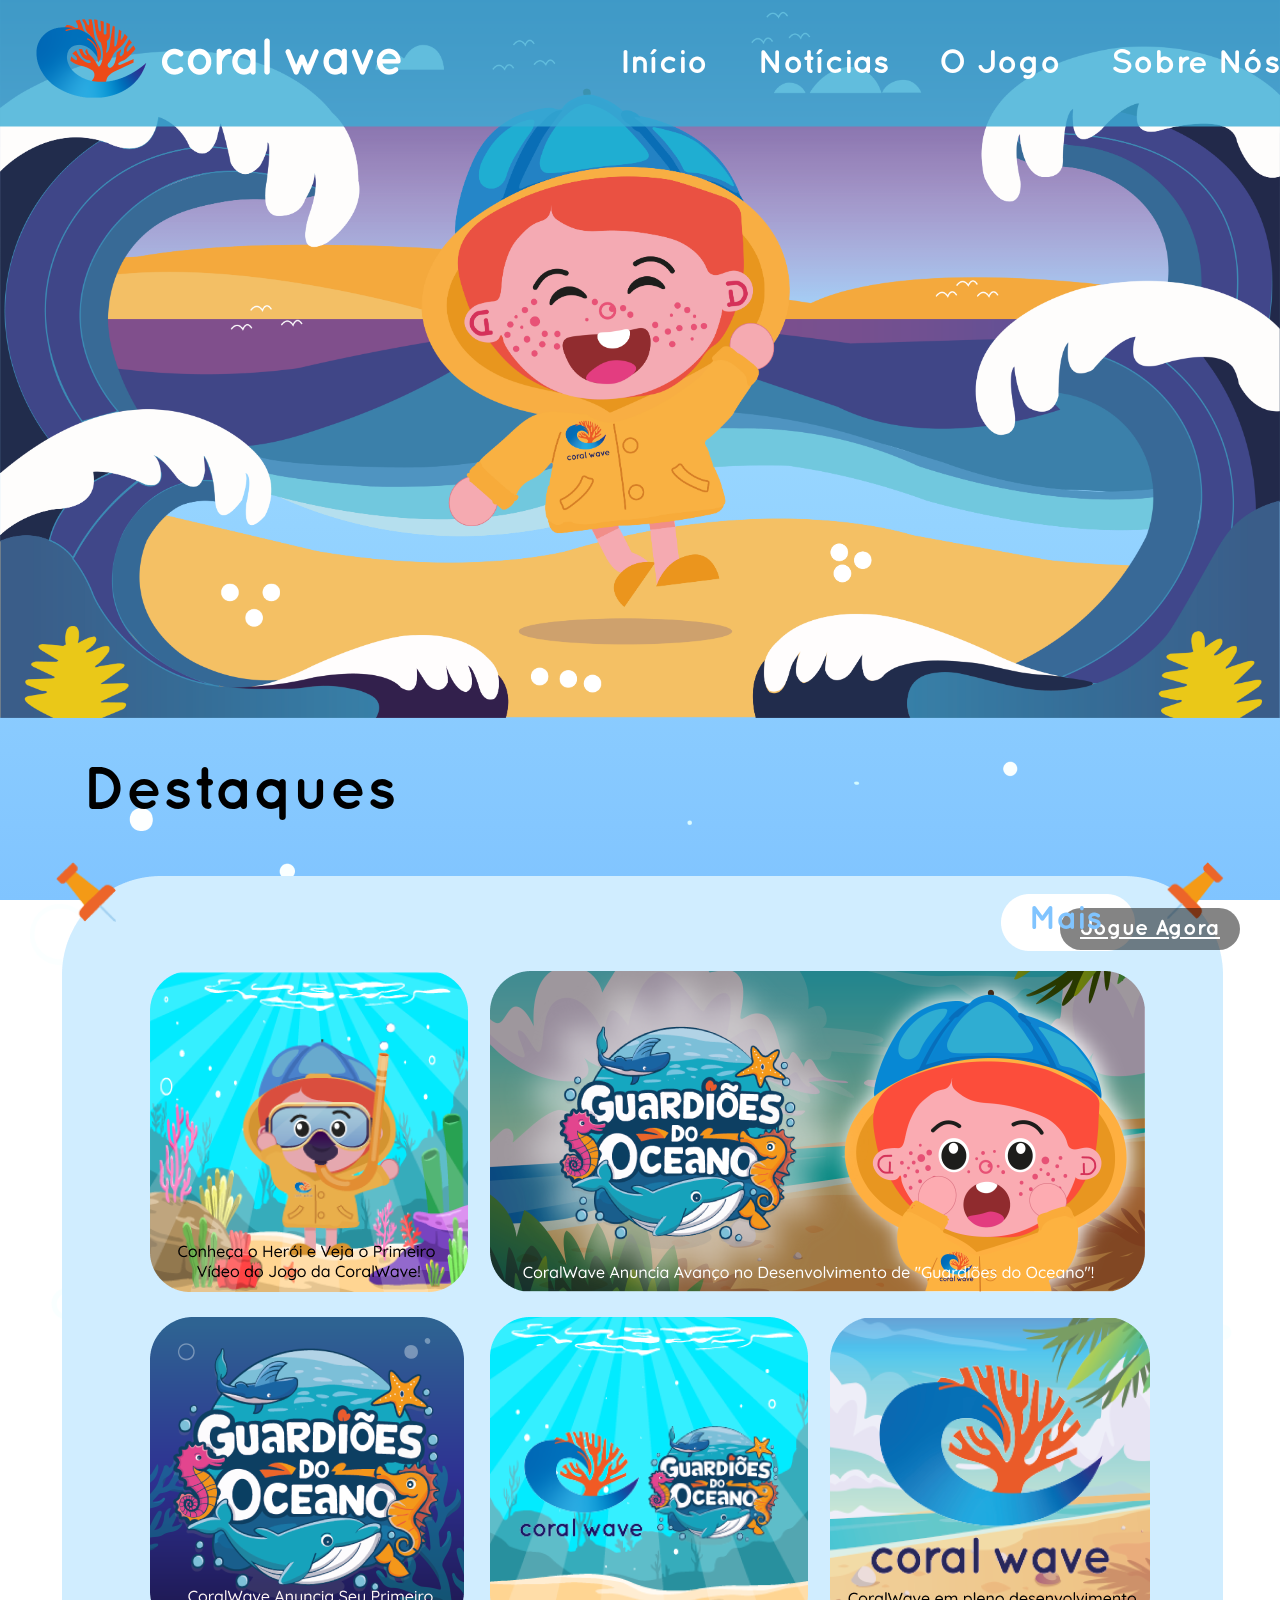
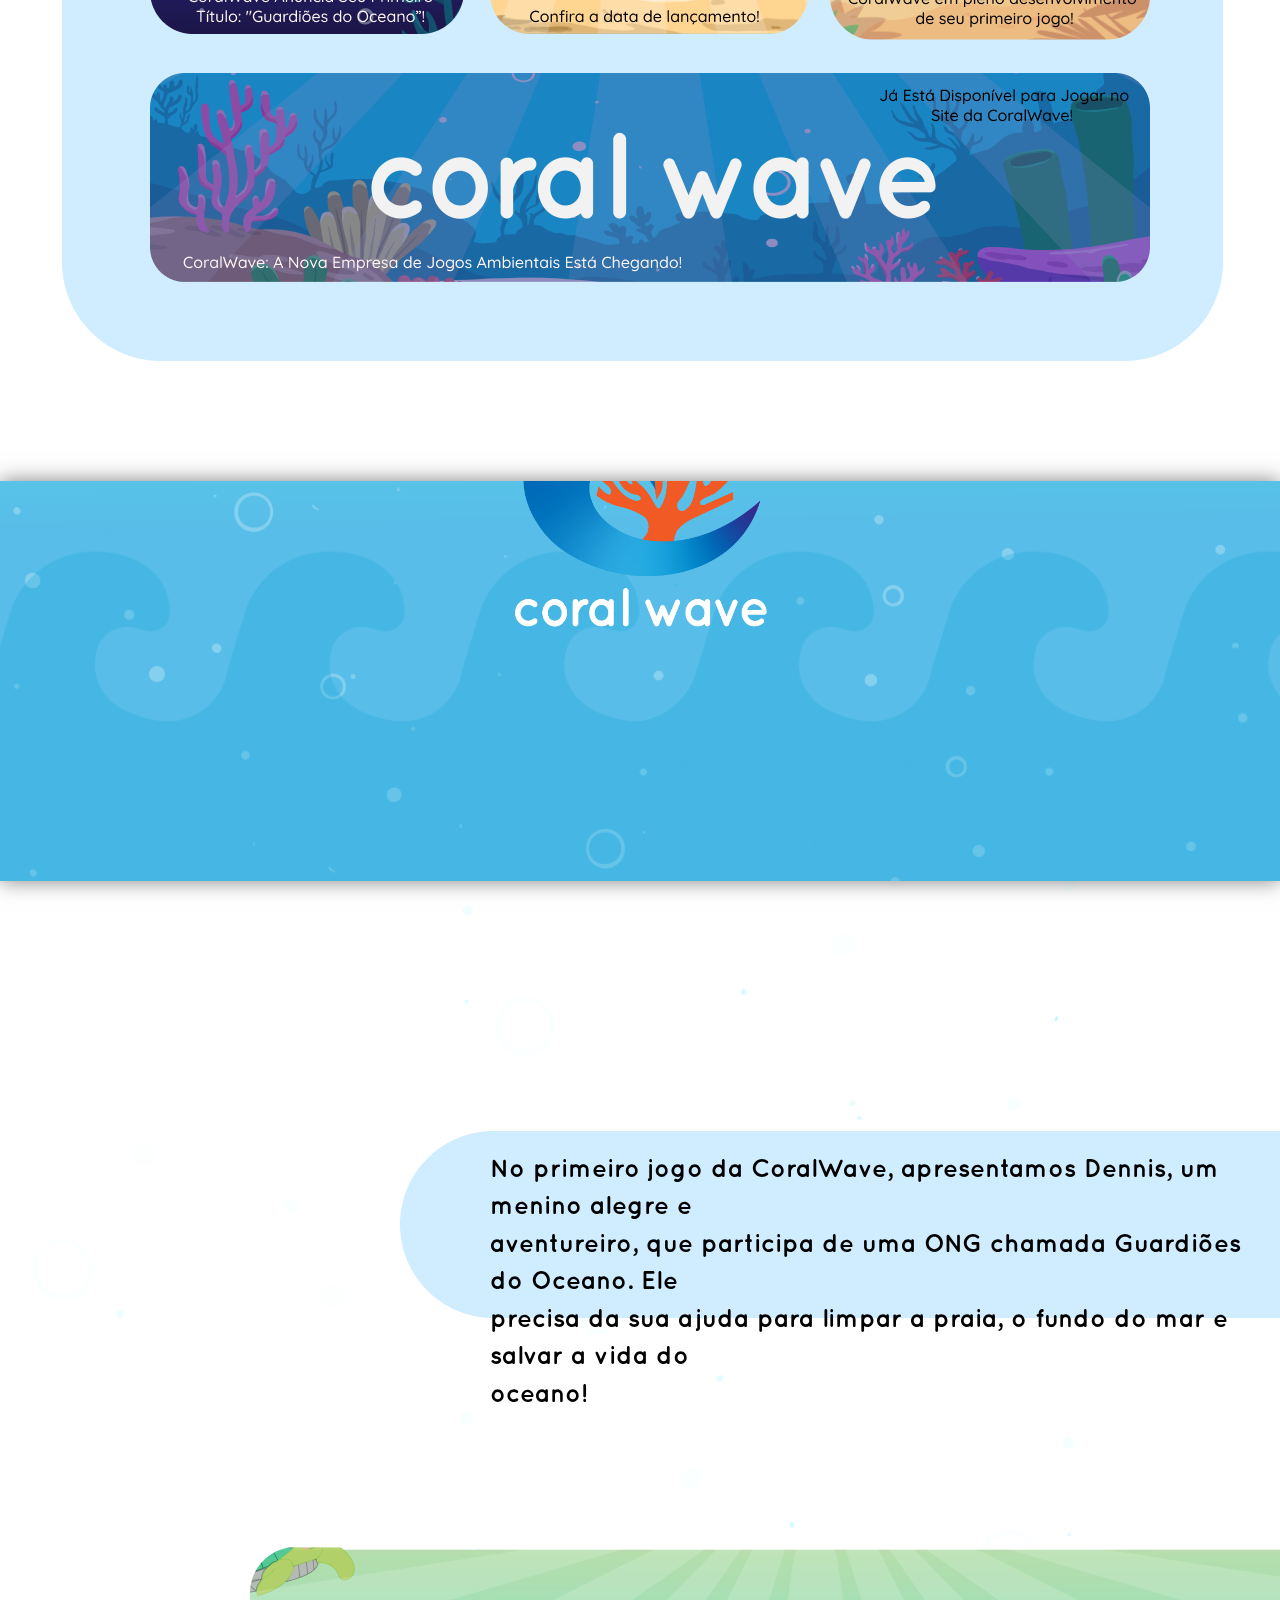
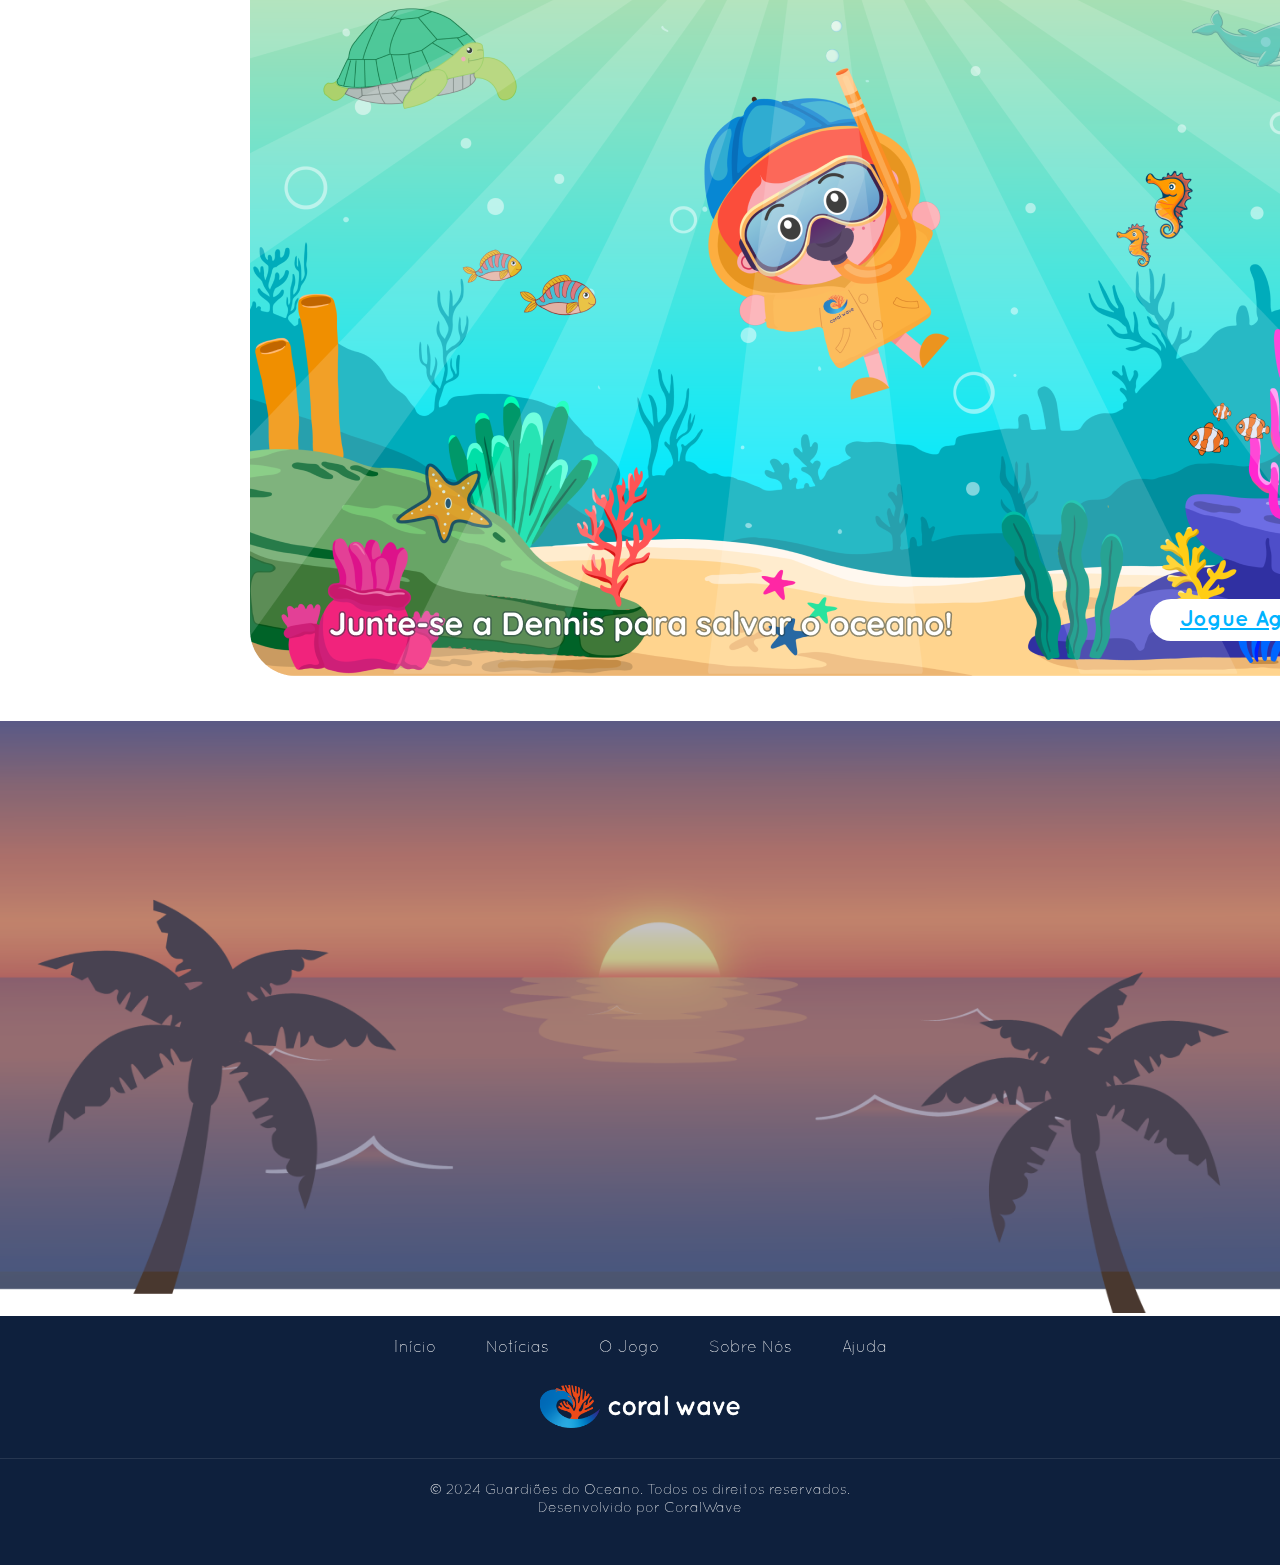
<file: index.html>
<!DOCTYPE html>
<html lang="en">
<head>
    <meta name="viewport" content="width=device-width, initial-scale=1.0">
    <link rel="stylesheet" href="./CSS/style.css">
    <title>Site CoralWave</title>
</head>
<body>
<div id="cabecalho" >
    <img src="./IMG/Group 7.png">
    <button id="menu-toggle" aria-label="Abrir menu">☰</button>
    <div class="menu-items">
    <h3 id="inicio"><a href="./index.html">Início</a></h3>
    <h3 id="noticias"><a href="./noticias.html">Notícias</a></h3>
    <h3 id="jogo"><a href="./ojogo.html">O Jogo</a></h3>
    <h3 id="sobre"><a href="./sobrenós.html">Sobre Nós</a></h3>
    <h3 id="ajuda"><a href="./ajuda.html">Ajuda</a></h3>
</div>
</div>
<div id="imagemp">
    <img id="denis" src="./IMG/Dennis_Principal.png">
    <img id="bolhas" src="./IMG/Group 14.png">
    <a href="./JOGO/index.html" id="jogue-agora">Jogue Agora</button></a>
</div>
<div id="destaques">
    <h1 id="destaq">Destaques</h1>
    <img id="destaques" src="./IMG/Group 8.png">
    <h3 id="mais">Mais</h3>
    <div class="manchetes-container">
        <img class="manchete" id="m1" src="./IMG/Group 8 (1).png" alt="Manchete 1">
        <img class="manchete" id="m2" src="./IMG/Group 9.png" alt="Manchete 2">
        <img class="manchete" id="m3" src="./IMG/Group 10.png" alt="Manchete 3">
        <img class="manchete" id="m4" src="./IMG/Group 11.png" alt="Manchete 4">
        <img class="manchete" id="m5" src="./IMG/Group 12.png" alt="Manchete 5">
        <img class="manchete" id="m6" src="./IMG/Group 13.png" alt="Manchete 6">
        </div>  
</div>
<div class="estatico">
    <div class="estaticor-container">
        <img class="estaticor" src="./IMG/Transição_Oficial.png" alt="Transição">
    </div>
    <img class="logoemp" src="./IMG/LOGOBRANCA_CORALWAVE.png">
</div>
<div class="definicao">
        <img class="escrito" src="./IMG/Rectangle 92.png" alt="Transição">
        <img class="logo" src="./IMG/logoGuardiõesdoOceano.png" alt="Transição">
        <h4 class="texto">No primeiro jogo da CoralWave, apresentamos Dennis, um menino alegre e <br>
            aventureiro, que participa de uma ONG chamada Guardiões do Oceano. Ele <br>
            precisa da sua ajuda para limpar a praia, o fundo do mar e salvar a vida do<br>
             oceano! </h4>
</div>
<div class="game">
    <img class="gamer" src="./IMG/Group 15.png" alt="Transição">
    <a href="JOGO/index.html" id="jogue-agora2">Jogue Agora</button></a>
</div>
<div class="fundop">
    <img class="funde" src="./IMG/Group 16.png" alt="Transição">
    <div class="big-buttons-container">
        <a href="sobrenós.html"><button class="big-button">
            Sobre Nós
            <div class="circle-arrow">
                <span class="arrow">➔</span>
            </div>
        </button></a>
        <a href="ajuda.html"><button class="big-button">
            Ajuda
            <div class="circle-arrow">
                <span class="arrow">➔</span>
            </div>
        </button></a>
    </div>
</div>
<footer class="site-footer">
    <div class="footer-content">
        <div class="footer-section">
            <h4><a href="#denis">Início</a></h4>   
        </div>
        <div class="footer-section">
            <h4><a href="noticias.html">Notícias</a></h4>
        </div>
        <div class="footer-section">
            <h4><a href="ojogo.html">O Jogo</a></h4>
        </div>
        <div class="footer-section">
            <h4><a href="sobrenós.html">Sobre Nós</a></h4>
        </div>
        <div class="footer-section">
            <h4><a href="ajuda.html">Ajuda</a></h4>
        </div>
      
    </div>
    <img src="./IMG/LOGO_RETA_CORALWAVE 3.png">
    <div class="footer-bottom">
        <p>&copy; 2024 Guardiões do Oceano. Todos os direitos reservados.</p>
        <p>Desenvolvido por CoralWave</p>
    </div>
</footer>
<div class="bubbles">
    <div class="bubble"></div>
    <div class="bubble"></div>
    <div class="bubble"></div>
    <div class="bubble"></div>
    <div class="bubble"></div>
    <div class="bubble"></div>
    <div class="bubble"></div>
    <div class="bubble"></div>
    <div class="bubble"></div>
    <div class="bubble"></div>
</div>
<script src="./JS/script.js"></script>
<button id="btnTopo">↑</button>
</body>
</html>
</file>
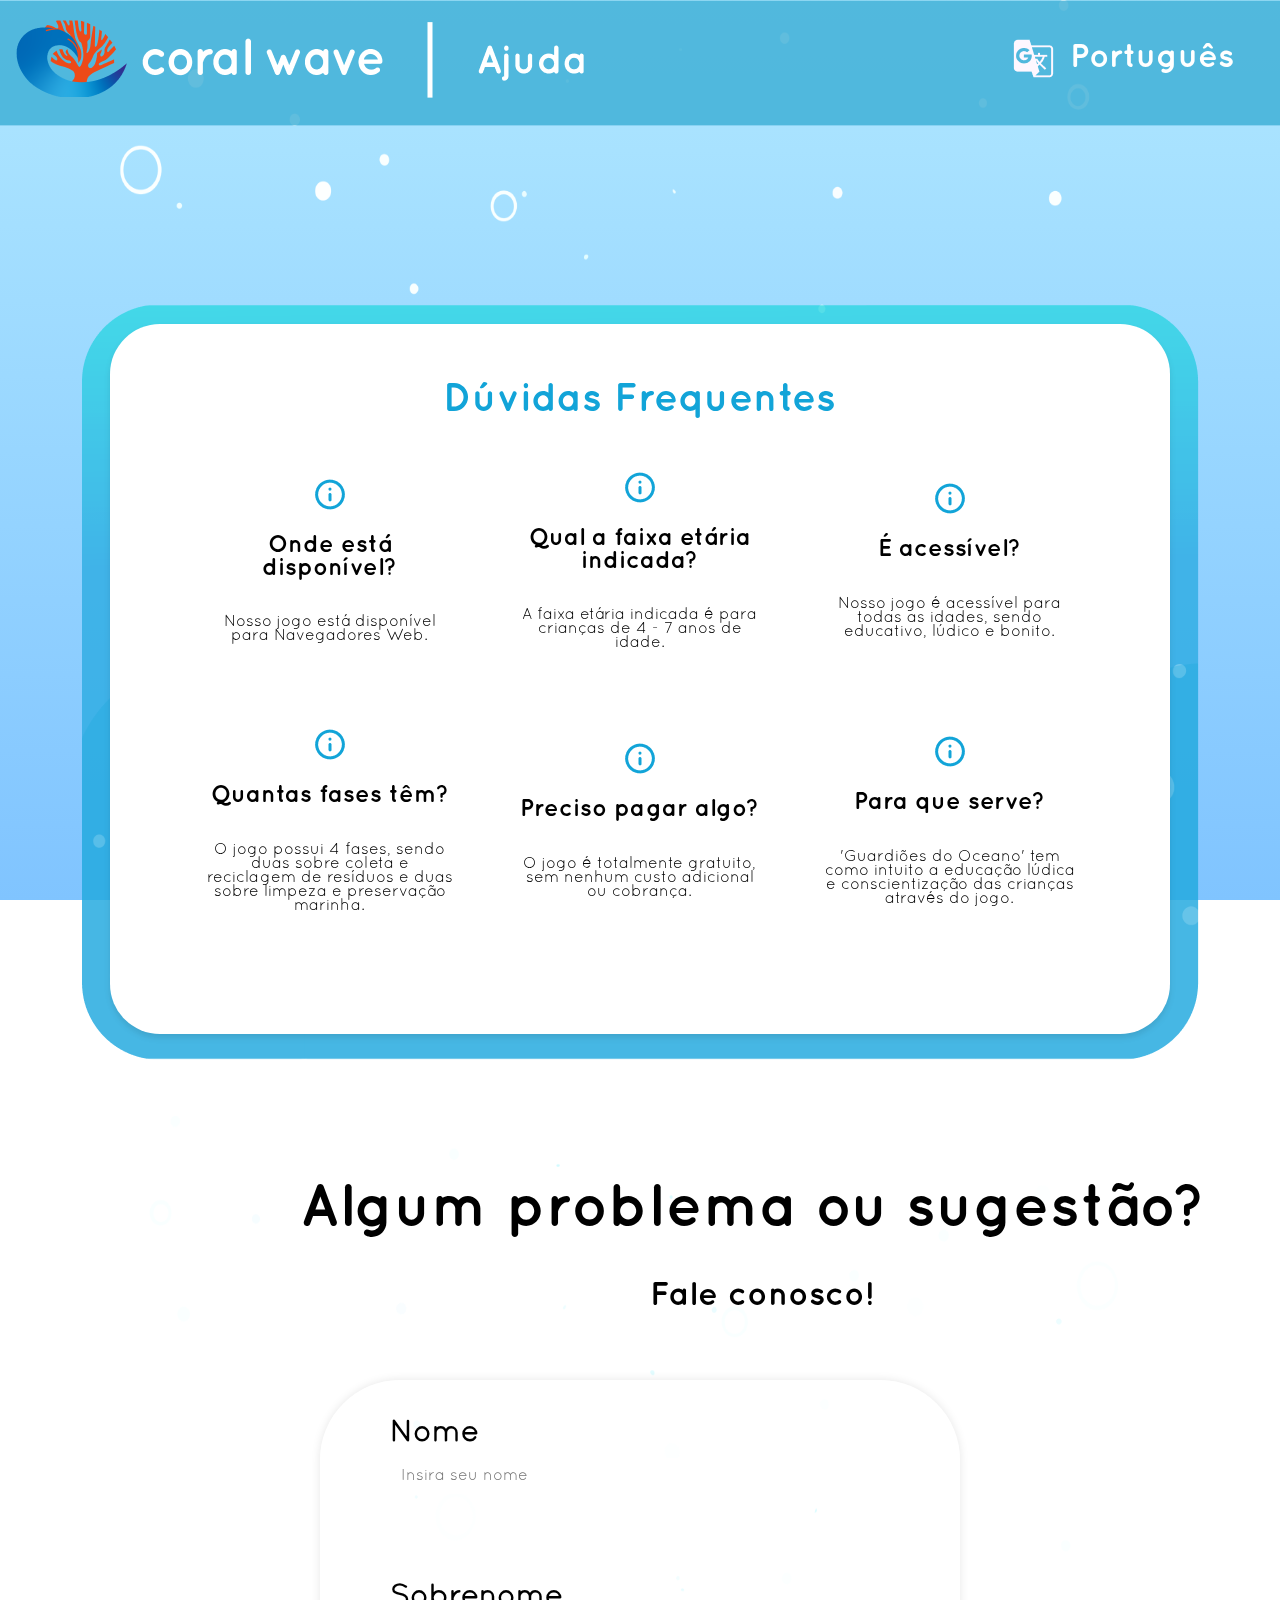
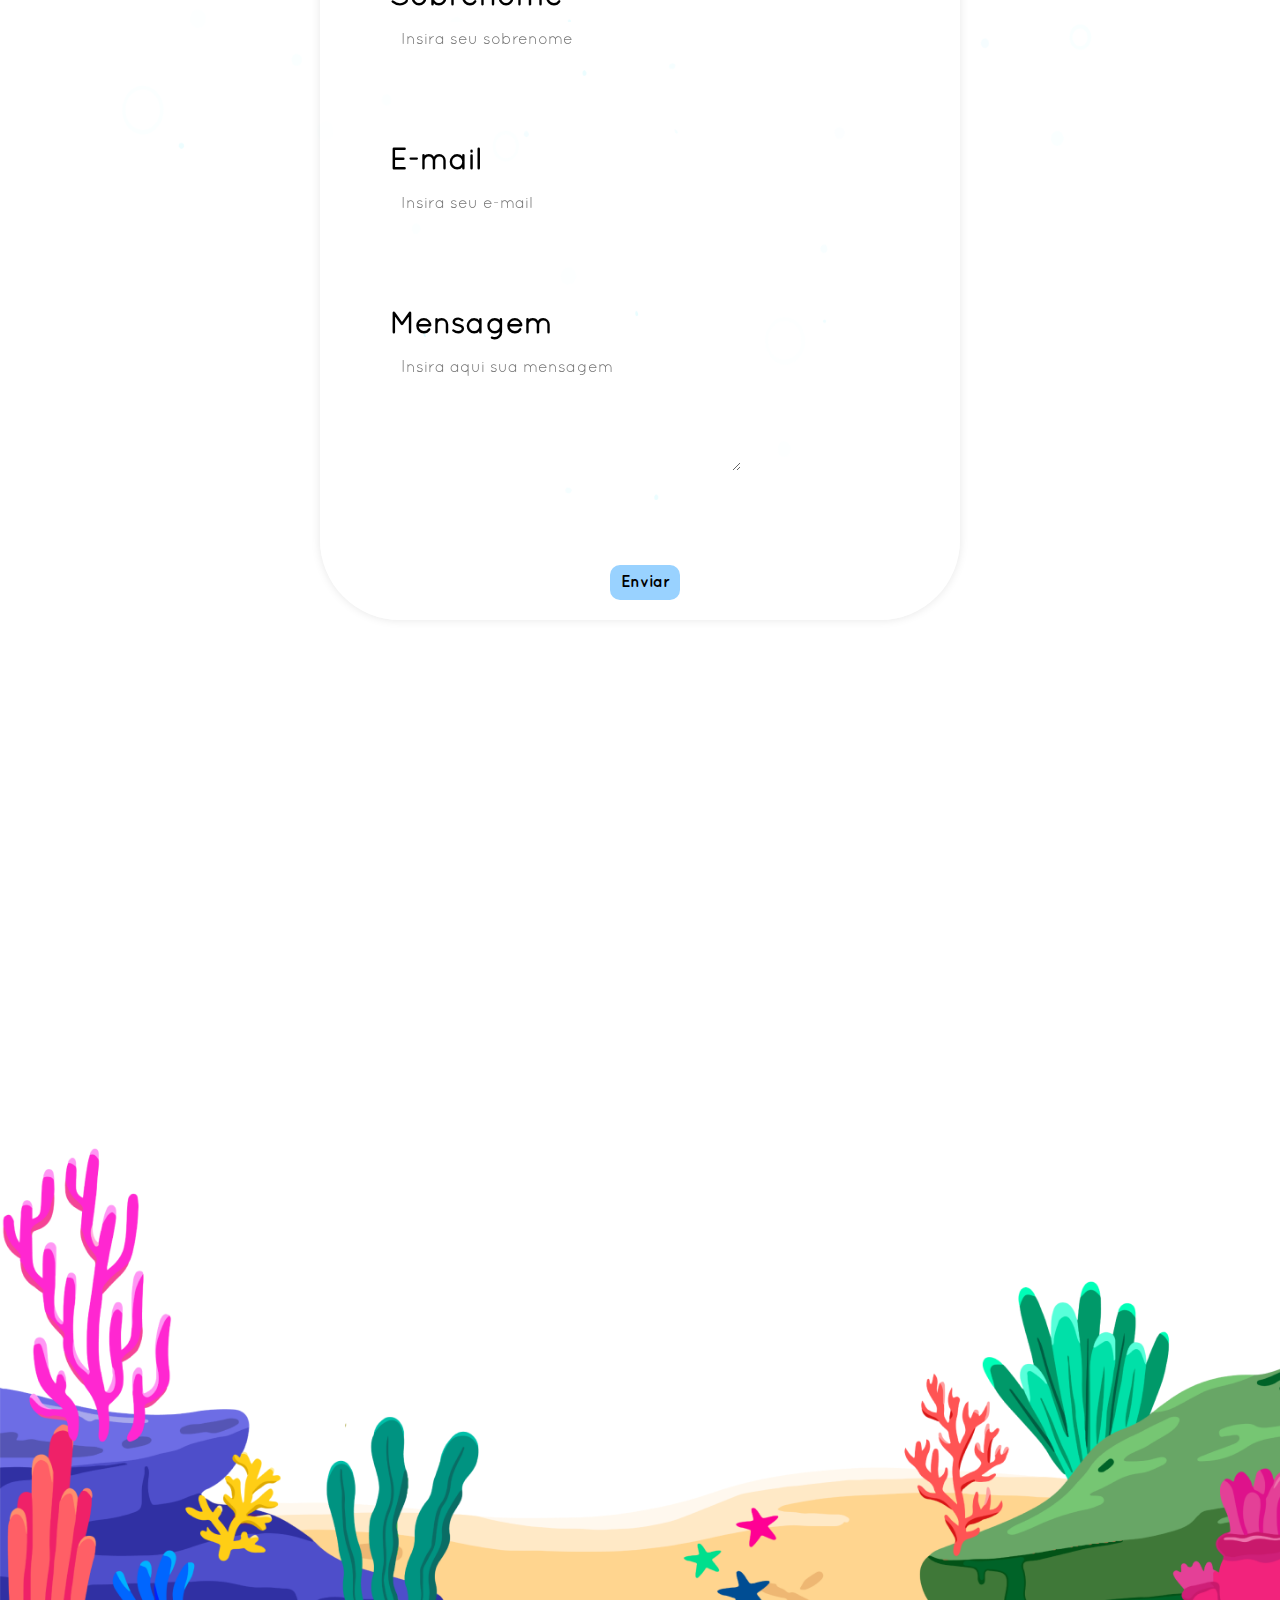
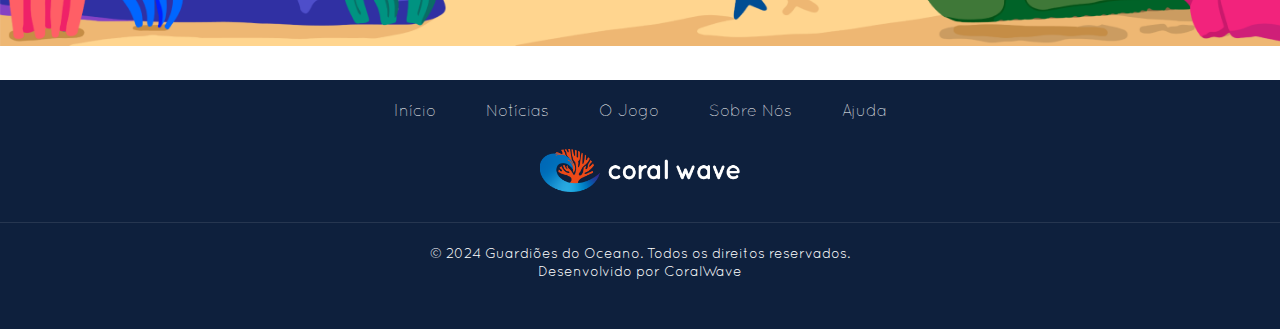
<file: ajuda.html>
<!DOCTYPE html>
<html lang="en">
<head>
    <meta charset="UTF-8">
    <meta name="viewport" content="width=device-width, initial-scale=1.0">
    <link rel="stylesheet" href="./CSS/style5.css">
    <title>Central de Ajuda</title>
</head>
<body>
    <div id="cabecalho" >
        <img src="./IMG/Group 22.png">
        <div class="menu-items">
            <img class="translate" src="./IMG/g_translate.png">
        <h3 class="sobre" id="languageToggle"data-translate="Português">Português</h3>
        <img class="login" src="./IMG/Group 1.png">
        <h3 id="ajuda"data-translate="Login">Login</h3>
    </div>
</div>
<div id="imagemp">
    <img id="denisi" src="./IMG/LOGOBRANCA_CORALWAVE.png">
    <img id="bolhas" src="./IMG/Group 14.png">
</div>
<div id="destaques">
   
    <img id="destaques" src="./IMG/Transição_Oficial 7 (1).png">
    <div class="manchetes-container">
        <div class="info-container">
            <h1 class="main-title" data-translate="Dúvidas Frequentes">Dúvidas Frequentes</h1>
            
            <div class="info-row">
                <div class="info-section">
                    <div class="section-header">
                        <img src="./IMG/info-icon.png" class="info-icon" alt="info">
                        <h2 data-translate="Onde está disponível?">Onde está disponível?</h2>
                    </div>
                    <p class="section-text" data-translate="Nosso jogo está disponível para Navegadores Web.">Nosso jogo está disponível para Navegadores Web.</p>
                </div>
        
                <div class="info-section">
                    <div class="section-header">
                        <img src="./IMG/info-icon.png" class="info-icon" alt="info">
                        <h2 data-translate="Qual a faixa etária indicada?">Qual a faixa etária indicada?</h2>
                    </div>
                    <p class="section-text" data-translate="A faixa etária indicada é para crianças de 4 - 7 anos de idade.">A faixa etária indicada é para crianças de 4 - 7 anos de idade.</p>
                </div>
        
                <div class="info-section">
                    <div class="section-header">
                        <img src="./IMG/info-icon.png" class="info-icon" alt="info">
                        <h2 data-translate="É acessível?">É acessível?</h2>
                    </div>
                    <p class="section-text" data-translate="Nosso jogo é acessível para todas as idades, sendo educativo, lúdico e bonito.">Nosso jogo é acessível para todas as idades, sendo educativo, lúdico e bonito.</p>
                </div>
            </div>
        
            <div class="info-row">
                <div class="info-section">
                    <div class="section-header">
                        <img src="./IMG/info-icon.png" class="info-icon" alt="info">
                        <h2 data-translate="Quantas fases têm?">Quantas fases têm?</h2>
                    </div>
                    <p class="section-text" data-translate="O jogo possui 4 fases, sendo duas sobre coleta e reciclagem de resíduos e duas sobre limpeza e preservação marinha.">O jogo possui 4 fases, sendo duas sobre coleta e reciclagem de resíduos e duas sobre limpeza e preservação marinha.</p>
                </div>
        
                <div class="info-section">
                    <div class="section-header">
                        <img src="./IMG/info-icon.png" class="info-icon" alt="info">
                        <h2 data-translate="Preciso pagar algo?">Preciso pagar algo?</h2>
                    </div>
                    <p class="section-text" data-translate="O jogo é totalmente gratuito, sem nenhum custo adicional ou cobrança.">O jogo é totalmente gratuito, sem nenhum custo adicional ou cobrança.</p>
                </div>
        
                <div class="info-section">
                    <div class="section-header">
                        <img src="./IMG/info-icon.png" class="info-icon" alt="info">
                        <h2 data-translate="Para que serve?">Para que serve?</h2>
                    </div>
                    <p class="section-text" data-translate="'Guardiões do Oceano' tem como intuito a educação lúdica e conscientização das crianças através do jogo.">'Guardiões do Oceano' tem como intuito a educação lúdica e conscientização das crianças através do jogo.</p>
                </div>
            </div>
        </div>
    </div> </div>   
<div class="definicao">
 
        <img class="escrito" src="./IMG/corais 2.png" alt="Transição">
</div>
<h1 id="destaq">Algum problema ou sugestão?</h1>
<h3 id="saque">Fale conosco!</h3>
<div class="espaco-antes-formulario"></div>
<div class="formulario-container">
    
    <form class="formulario-contato">
        <div class="form-group">
            <label for="nome">Nome</label>
            <input type="text" id="nome" name="nome" placeholder="Insira seu nome" required>
        </div>
        <div class="form-group">
            <label for="sobrenome">Sobrenome</label>
            <input type="text" id="sobrenome" name="sobrenome" placeholder="Insira seu sobrenome" required>
        </div>
        <div class="form-group">
            <label for="email">E-mail</label>
            <input type="email" id="email" name="email" placeholder="Insira seu e-mail" required>
        </div>
        <div class="form-group">
            <label for="mensagem">Mensagem</label>
            <textarea id="mensagem" name="mensagem" placeholder="Insira aqui sua mensagem" required></textarea>
        </div>
        <button type="submit" class="btn-enviar">Enviar</button>
    </form>
</div>
<div id="popup" class="popup">
    <div class="popup-content">
        <p>Mensagem enviada com sucesso!</p>
    </div>
</div>
<footer class="site-footer">
    <div class="footer-content">
        <div class="footer-section">
            <h4><a href="./index.html">Início</a></h4>   
        </div>
        <div class="footer-section">
            <h4><a href="./noticias.html">Notícias</a></h4>
        </div>
        <div class="footer-section">
            <h4><a href="./ojogo.html">O Jogo</a></h4>
        </div>
        <div class="footer-section">
            <h4><a href="./sobrenós.html">Sobre Nós</a></h4>
        </div>
        <div class="footer-section">
            <h4><a href="./ajuda.html">Ajuda</a></h4>
        </div>
      
    </div>
    <img src="./IMG/LOGO_RETA_CORALWAVE 3.png">
    <div class="footer-bottom">
        <p>&copy; 2024 Guardiões do Oceano. Todos os direitos reservados.</p>
        <p>Desenvolvido por CoralWave</p>
    </div>
</footer>
<div class="bubbles">
    <div class="bubble"></div>
    <div class="bubble"></div>
    <div class="bubble"></div>
    <div class="bubble"></div>
    <div class="bubble"></div>
    <div class="bubble"></div>
    <div class="bubble"></div>
    <div class="bubble"></div>
    <div class="bubble"></div>
    <div class="bubble"></div>
</div>
<script src="./JS/script.js"></script>
<script src="./JS/translation.js"></script>
<button id="btnTopo">↑</button>
</body>
</html>
</file>
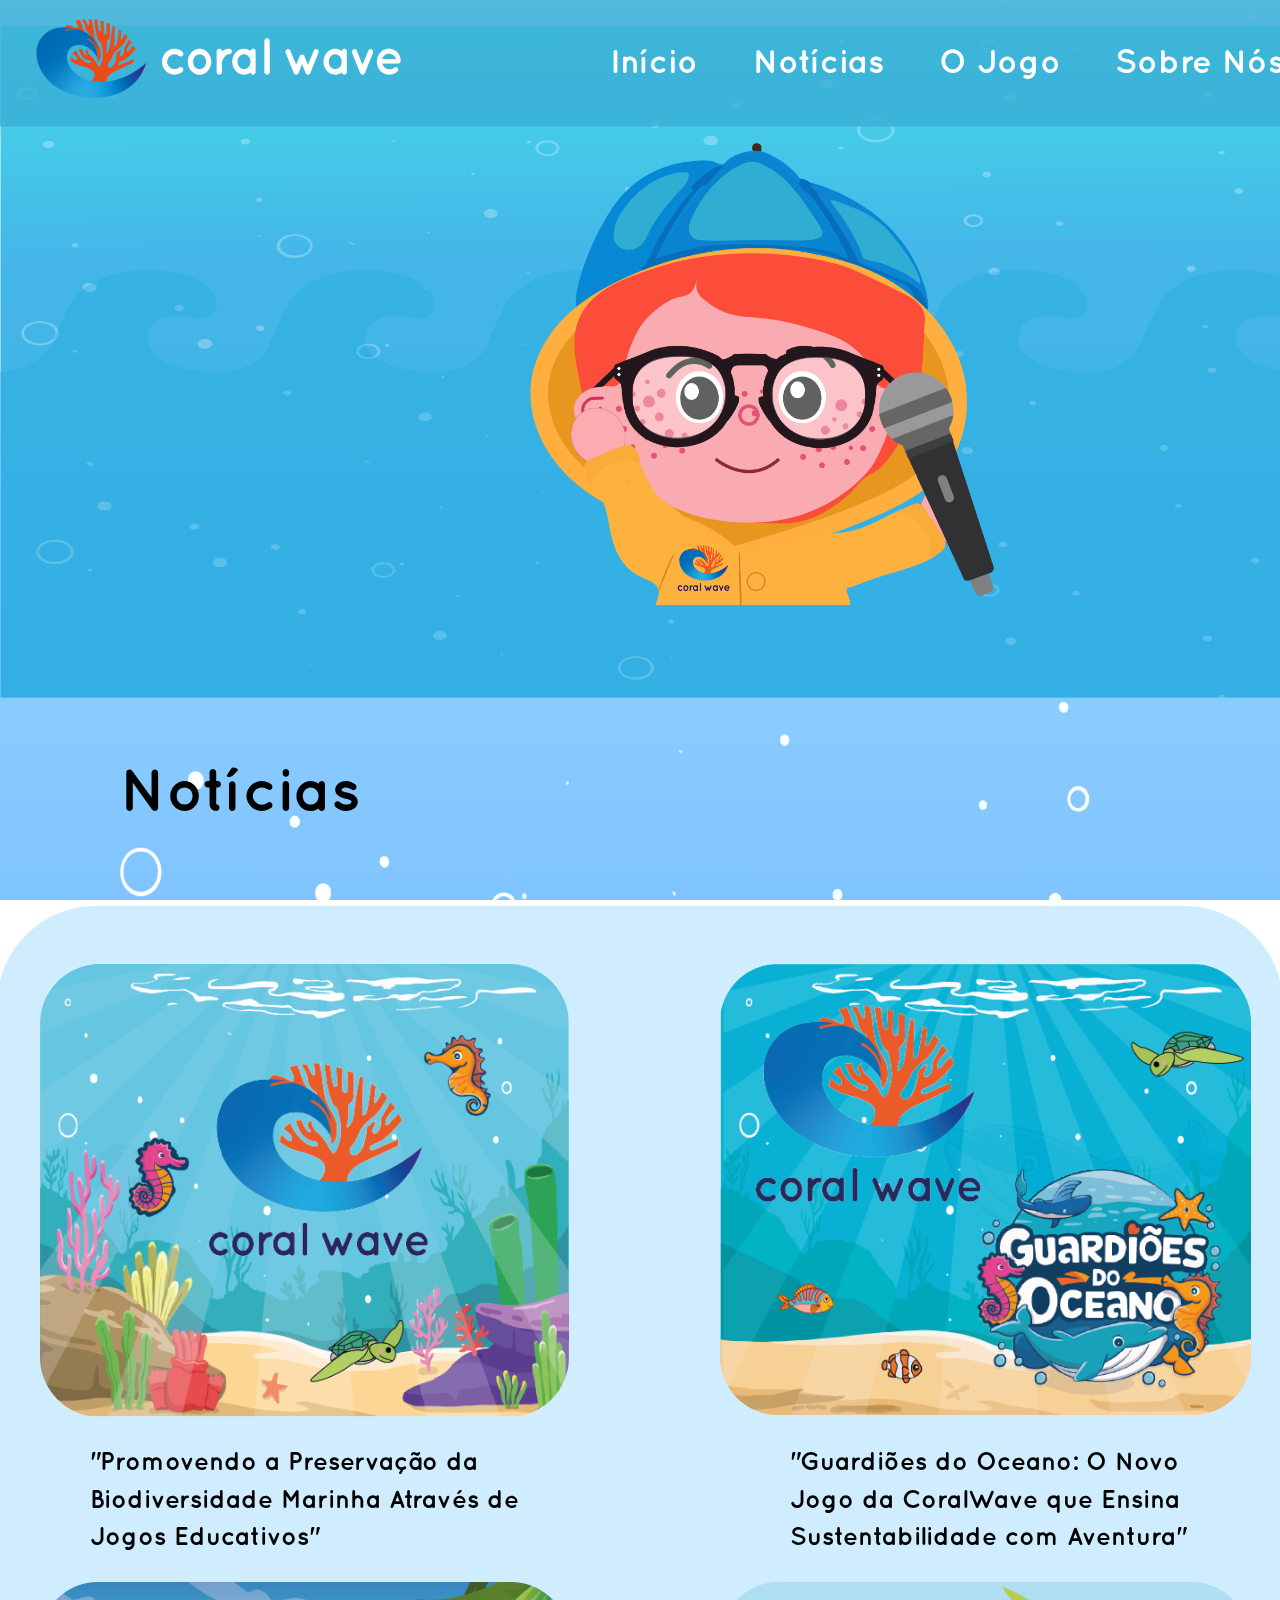
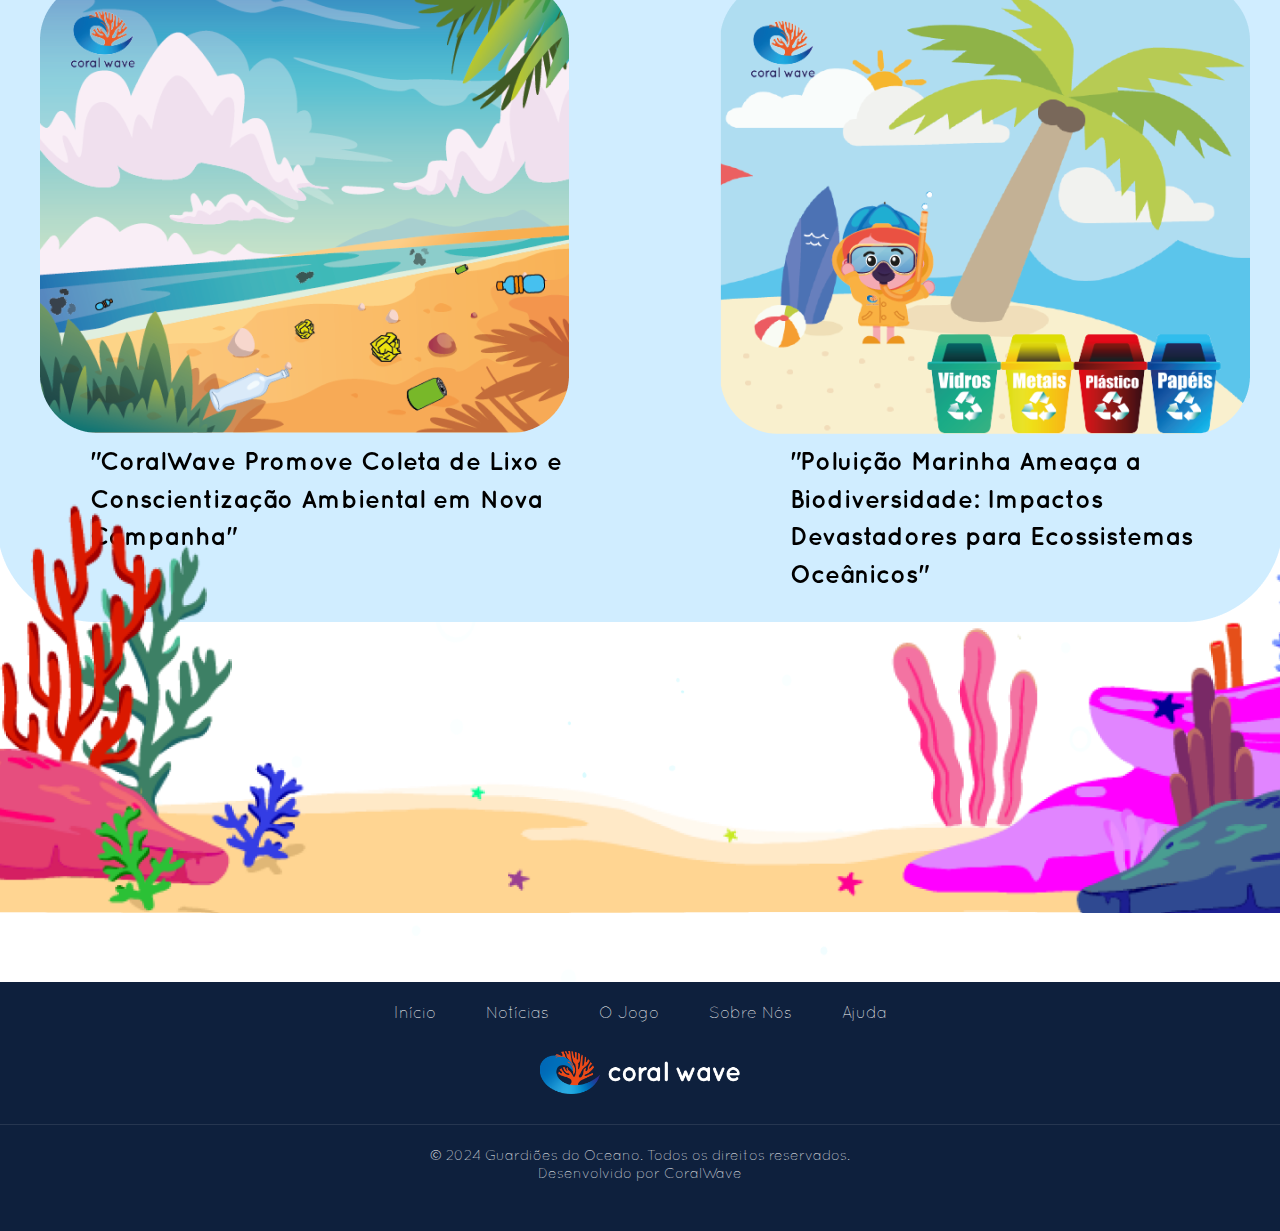
<file: noticias.html>
<!DOCTYPE html>
<html lang="en">
<head>
    <meta charset="UTF-8">
    <meta name="viewport" content="width=device-width, initial-scale=1.0">
    <link rel="stylesheet" href="./CSS/style2.css">
    <title>Notícias</title>
</head>
<body>
    <div id="cabecalho" >
        <img src="./IMG/Group 7.png">
        <div class="menu-items">
        <h3 id="inicio"><a href="./index.html">Início</a></h3>
        <h3 id="noticias"><a href="./noticias.html">Notícias</a></h3>
        <h3 id="jogo"><a href="./ojogo.html">O Jogo</a></h3>
        <h3 id="sobre"><a href="./sobrenós.html">Sobre Nós</a></h3>
        <h3 id="ajuda"><a href="./ajuda.html">Ajuda</a></h3>
    </div>
</div>
<div id="imagemp">
    <img id="denis" src="./IMG/Transição_Oficial.png">
    <img id="denisi" src="./IMG/Dennis Jornalista.png">
    <img id="bolhas" src="./IMG/Group 14.png">
</div>
<div id="destaques">
    <h1 id="destaq">Notícias</h1>
    <img id="destaques" src="./IMG/Rectangle 91.png">
    <img id="baleia" src="./IMG/Baleia1 1.png">
    <img id="cavalo" src="./IMG/Cavalorosa 1.png">
    <div class="manchetes-container">
        
        <img class="manchete" id="m1" src="./IMG/notícia 111 2.png" alt="Manchete 1">
        <h4 id="txt1">"Promovendo a Preservação da Biodiversidade Marinha Através de Jogos Educativos"</h4>
        <img class="manchete" id="m2" src="./IMG/notícias 3.png" alt="Manchete 2">
        <h4 id="txt2">"Guardiões do Oceano: O Novo Jogo da CoralWave que Ensina Sustentabilidade com Aventura"</h4>
        <img class="manchete" id="m3" src="./IMG/not 3.png" alt="Manchete 3">
        <h4 id="txt3">"Poluição Marinha Ameaça a Biodiversidade: Impactos Devastadores para Ecossistemas Oceânicos"</h4>
        <img class="manchete" id="m4" src="./IMG/not 4.png" alt="Manchete 4">
        <h4 id="txt4">"CoralWave Promove Coleta de Lixo e Conscientização Ambiental em Nova Campanha"</h4>
        </div>  
</div>
<div class="definicao">
        <img class="escrito" src="./IMG/fundo do mar editado 1.png" alt="Transição">
</div>
<footer class="site-footer">
    <div class="footer-content">
        <div class="footer-section">
            <h4><a href="./index.html">Início</a></h4>   
        </div>
        <div class="footer-section">
            <h4><a href="./noticias.html">Notícias</a></h4>
        </div>
        <div class="footer-section">
            <h4><a href="./ojogo.html">O Jogo</a></h4>
        </div>
        <div class="footer-section">
            <h4><a href="./sobrenós.html">Sobre Nós</a></h4>
        </div>
        <div class="footer-section">
            <h4><a href="./ajuda.html">Ajuda</a></h4>
        </div>
      
    </div>
    <img src="./IMG/LOGO_RETA_CORALWAVE 3.png">
    <div class="footer-bottom">
        <p>&copy; 2024 Guardiões do Oceano. Todos os direitos reservados.</p>
        <p>Desenvolvido por CoralWave</p>
    </div>
</footer>
<div class="bubbles">
    <div class="bubble"></div>
    <div class="bubble"></div>
    <div class="bubble"></div>
    <div class="bubble"></div>
    <div class="bubble"></div>
    <div class="bubble"></div>
    <div class="bubble"></div>
    <div class="bubble"></div>
    <div class="bubble"></div>
    <div class="bubble"></div>
</div>

<script src="./JS/script.js"></script>
<button id="btnTopo">↑</button>
</body>
</html>
</file>
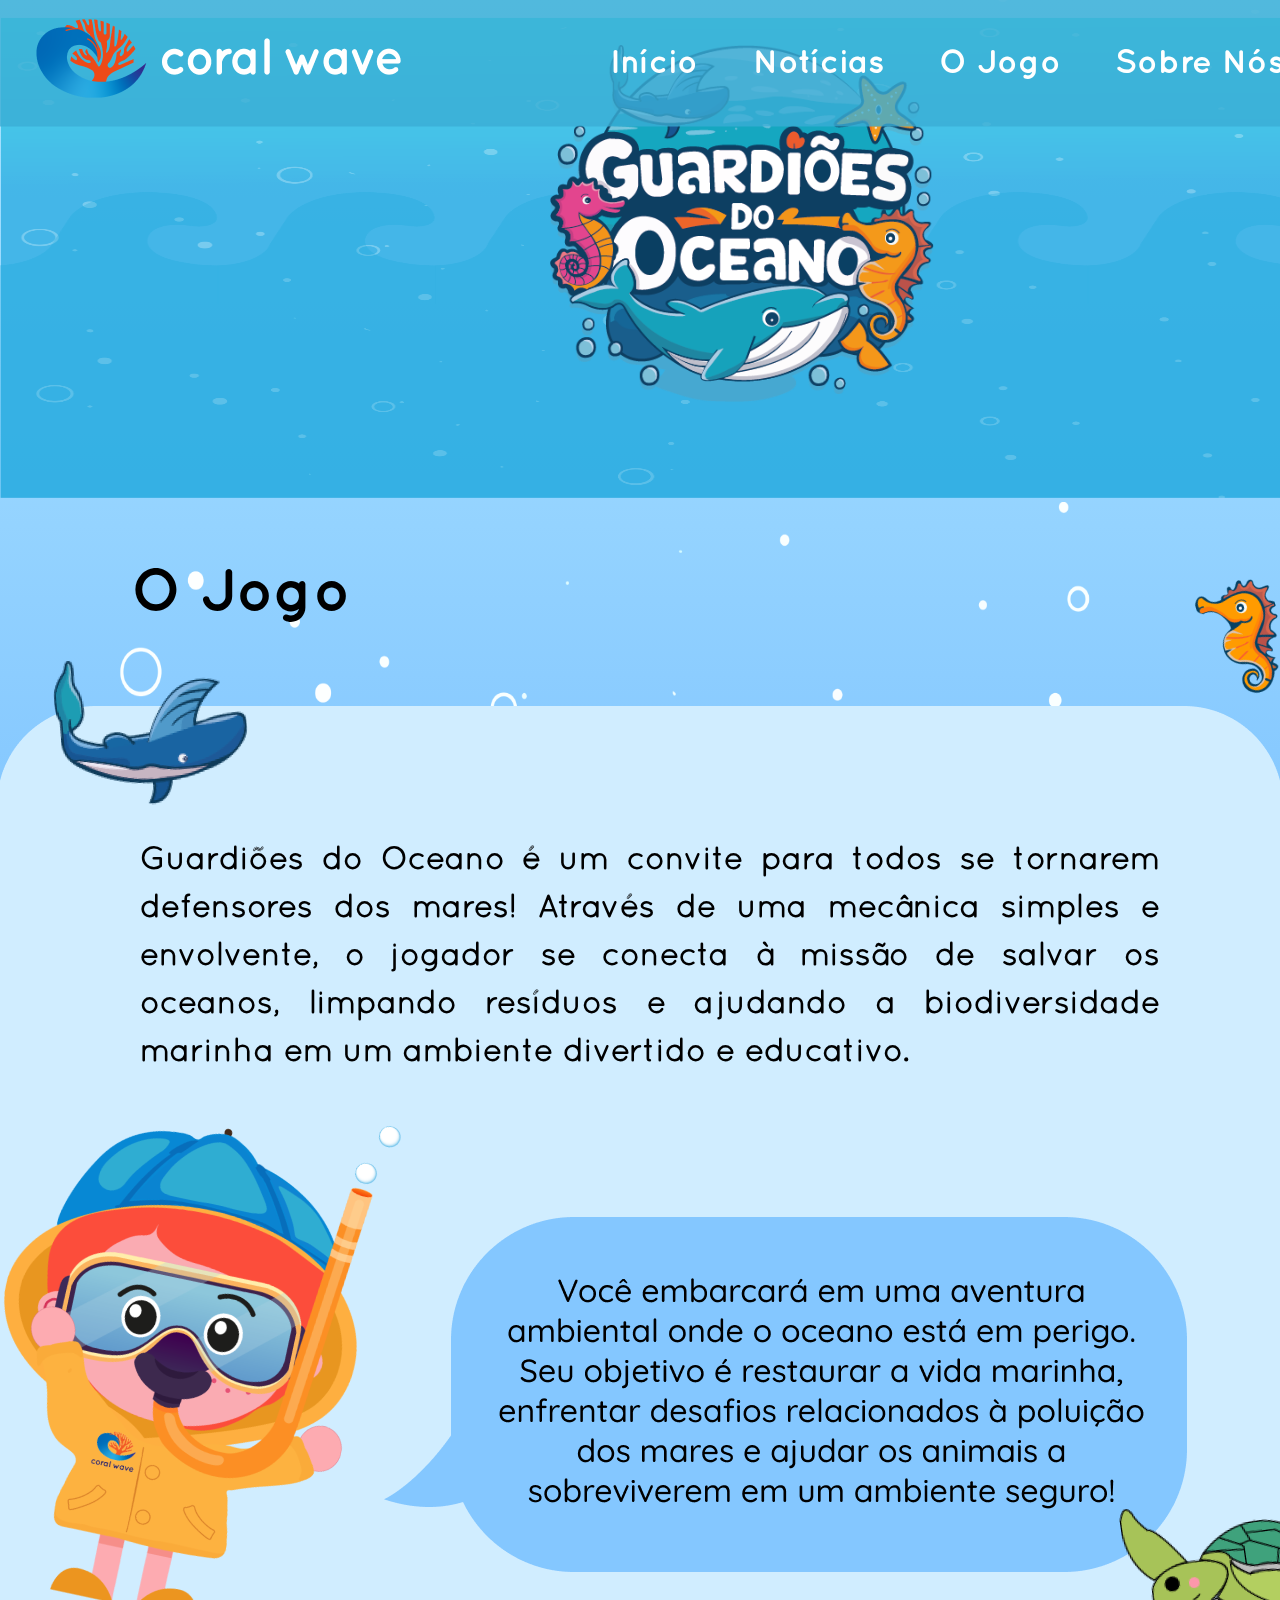
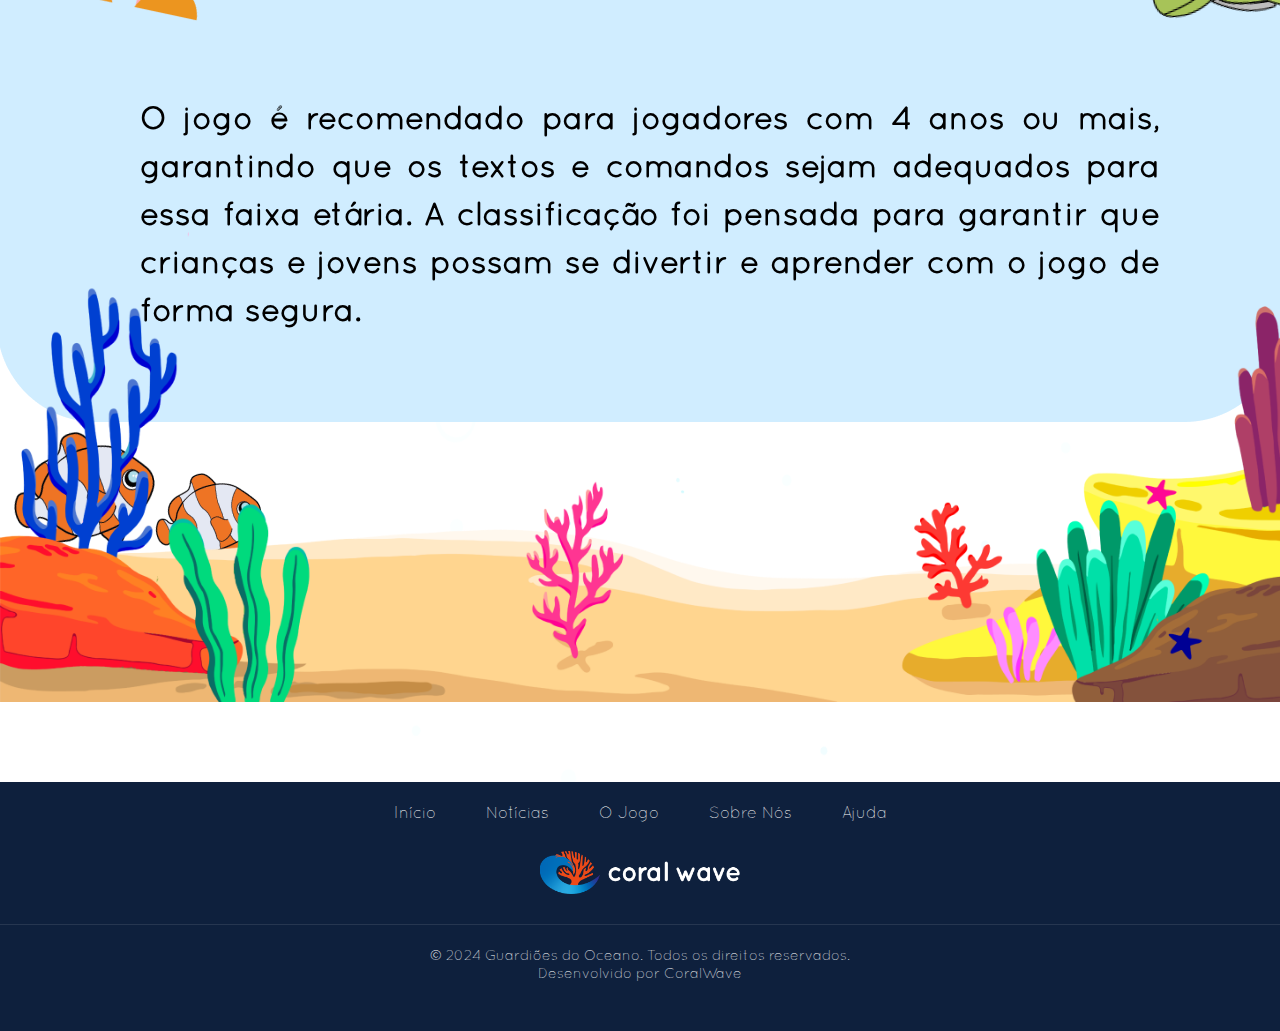
<file: ojogo.html>
<!DOCTYPE html>
<html lang="en">
<head>
    <meta charset="UTF-8">
    <meta name="viewport" content="width=device-width, initial-scale=1.0">
    <link rel="stylesheet" href="./CSS/style3.css">
    <title>O jogo</title>
</head>
<body>
    <div id="cabecalho" >
        <img src="./IMG/Group 7.png">
        <div class="menu-items">
        <h3 id="inicio"><a href="./index.html">Início</a></h3>
        <h3 id="noticias"><a href="./noticias.html">Notícias</a></h3>
        <h3 id="jogo"><a href="./ojogo.html">O Jogo</a></h3>
        <h3 id="sobre"><a href="./sobrenós.html">Sobre Nós</a></h3>
        <h3 id="ajuda"><a href="./ajuda.html" target="_blank">Ajuda</a></h3>
    </div>
</div>
<div id="imagemp">
    <img id="denis" src="./IMG/Transição_Oficial.png">
    <img id="denisi" src="./IMG/logoGuardiõesdoOceano.png">
    <img id="bolhas" src="./IMG/Group 14.png">
</div>
<div id="destaques">
    <h1 id="destaq">O Jogo</h1>
    <img id="destaques" src="./IMG/Rectangle 91.png">
    <div class="manchetes-container">
        
        <h4 id="txt1">Guardiões do Oceano é um convite para todos se tornarem defensores dos mares! Através de uma mecânica simples e envolvente, o jogador se conecta à missão de salvar os oceanos, limpando resíduos e ajudando a biodiversidade marinha em um ambiente divertido e educativo.        </h4>
        <h4 id="txt2">O jogo é recomendado para jogadores com 4 anos ou mais, garantindo que os textos e comandos sejam adequados para essa faixa etária. A classificação foi pensada para garantir que crianças e jovens possam se divertir e aprender com o jogo de forma segura.</h4>
        <img class="manchete" id="m4" src="./IMG/Group 18.png" alt="balao">
        <img class="dede" id="m3" src="./IMG/de 2.png" alt="denis">
        </div>  
</div>
<img class="animais" src="./IMG/Group 19.png" alt="Transição">
<div class="definicao">
        <img class="escrito" src="./IMG/fundo mar jogo 2 corais 2.png" alt="Transição">
</div>
<footer class="site-footer">
    <div class="footer-content">
        <div class="footer-section">
            <h4><a href="./index.html">Início</a></h4>   
        </div>
        <div class="footer-section">
            <h4><a href="./noticias.html">Notícias</a></h4>
        </div>
        <div class="footer-section">
            <h4><a href="./ojogo.html">O Jogo</a></h4>
        </div>
        <div class="footer-section">
            <h4><a href="./sobrenós.html">Sobre Nós</a></h4>
        </div>
        <div class="footer-section">
            <h4><a href="./ajuda.html">Ajuda</a></h4>
        </div>
      
    </div>
    <img src="./IMG/LOGO_RETA_CORALWAVE 3.png">
    <div class="footer-bottom">
        <p>&copy; 2024 Guardiões do Oceano. Todos os direitos reservados.</p>
        <p>Desenvolvido por CoralWave</p>
    </div>
</footer>
<div class="bubbles">
    <div class="bubble"></div>
    <div class="bubble"></div>
    <div class="bubble"></div>
    <div class="bubble"></div>
    <div class="bubble"></div>
    <div class="bubble"></div>
    <div class="bubble"></div>
    <div class="bubble"></div>
    <div class="bubble"></div>
    <div class="bubble"></div>
</div>
<script src="./JS/script.js"></script>
<button id="btnTopo">↑</button>
</body>
</html>
</file>
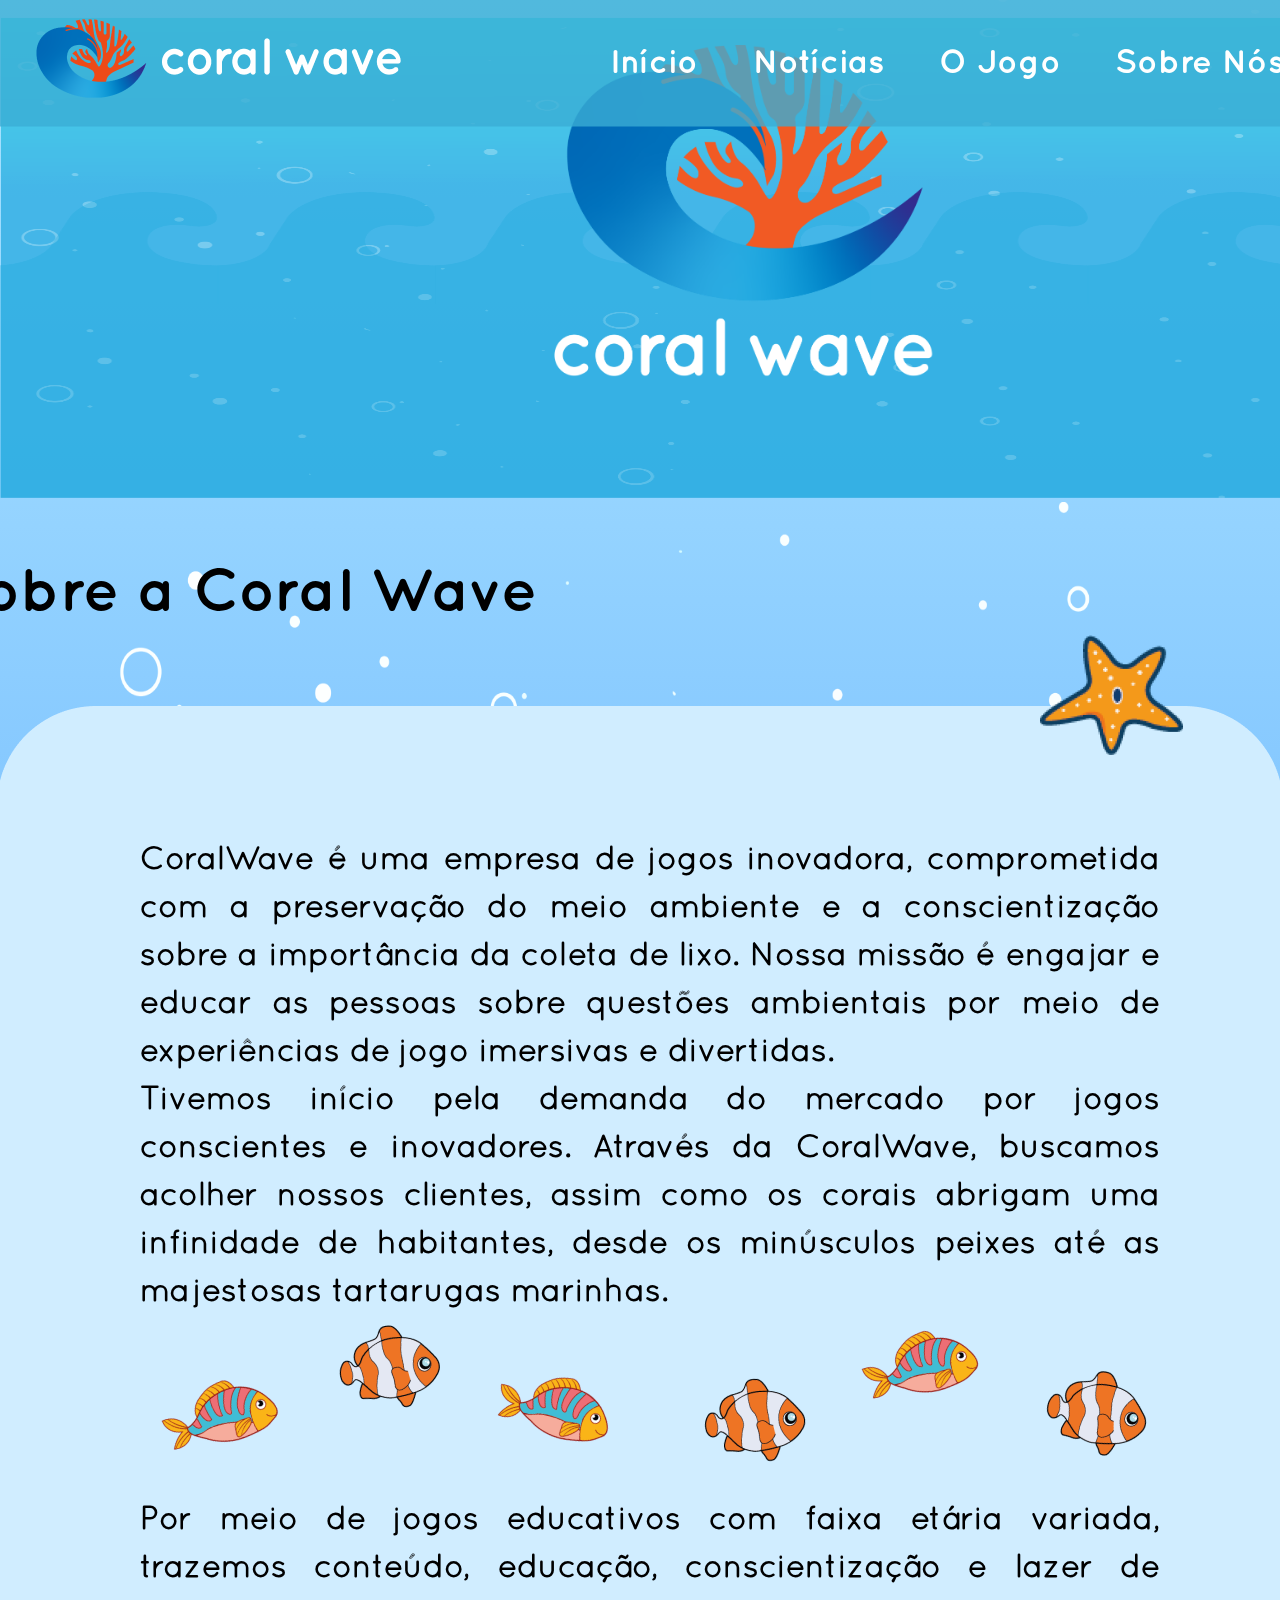
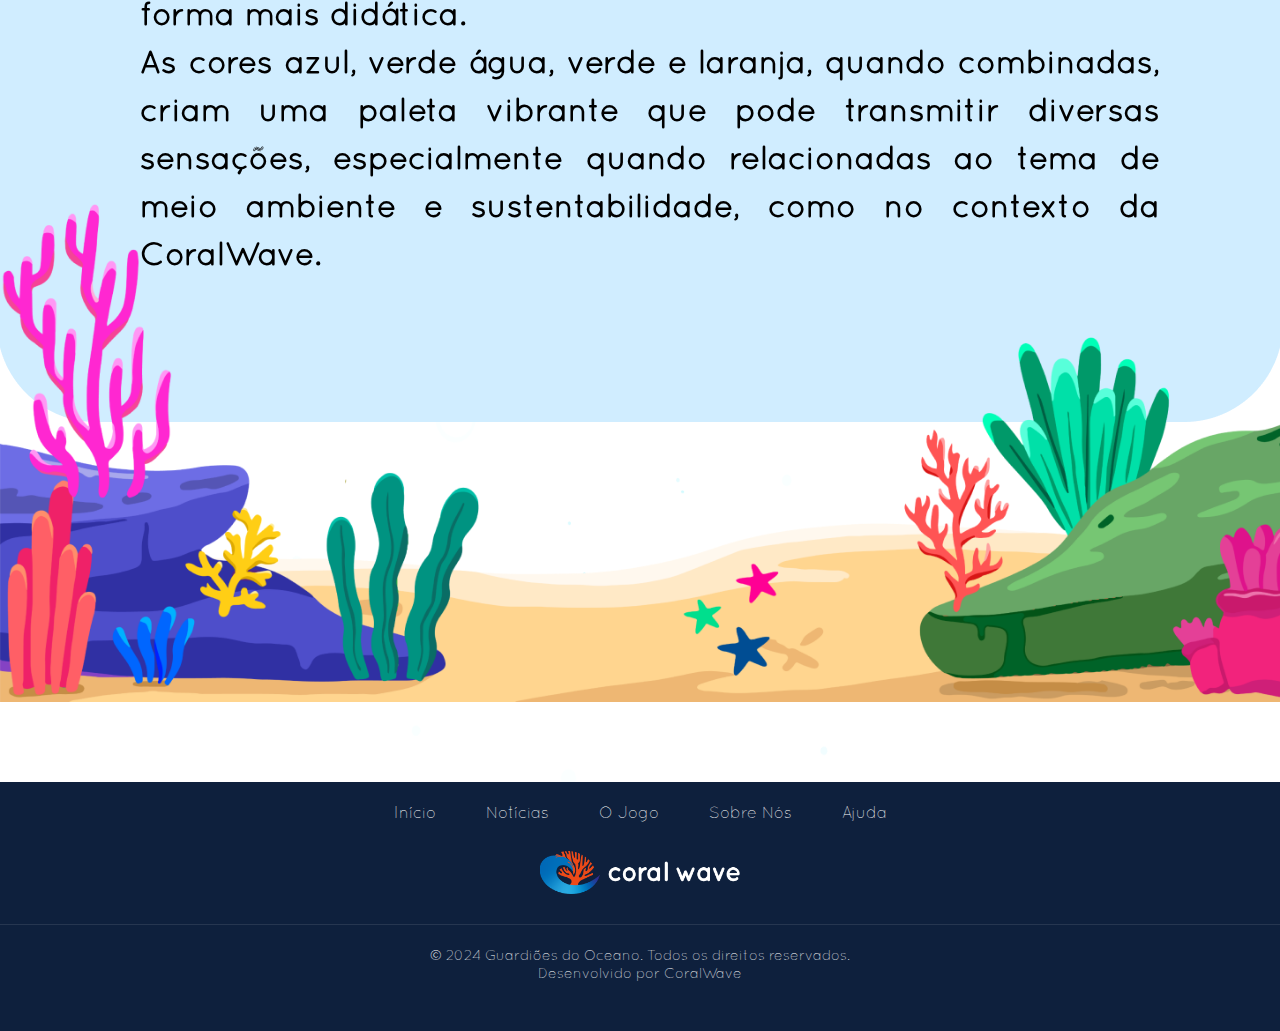
<file: sobrenós.html>
<!DOCTYPE html>
<html lang="en">
<head>
    <meta charset="UTF-8">
    <meta name="viewport" content="width=device-width, initial-scale=1.0">
    <link rel="stylesheet" href="./CSS/style4.css">
    <title>Sobre Nós</title>
</head>
<body>
    <div id="cabecalho" >
        <img src="./IMG/Group 7.png">
        <div class="menu-items">
        <h3 id="inicio"><a href="./index.html">Início</a></h3>
        <h3 id="noticias"><a href="./noticias.html">Notícias</a></h3>
        <h3 id="jogo"><a href="./ojogo.html">O Jogo</a></h3>
        <h3 id="sobre"><a href="./sobrenós.html">Sobre Nós</a></h3>
        <h3 id="ajuda"><a href="./ajuda.html" target="_blank">Ajuda</a></h3>
    </div>
</div>
<div id="imagemp">
    <img id="denis" src="./IMG/Transição_Oficial.png">
    <img id="denisi" src="./IMG/LOGOBRANCA_CORALWAVE.png">
    <img id="bolhas" src="./IMG/Group 14.png">
</div>
<div id="destaques">
    <h1 id="destaq">Sobre a Coral Wave</h1>

    <img id="destaques" src="./IMG/Rectangle 91.png">
    <div class="manchetes-container">
        <img class="estrelinha" id="m4" src="./IMG/Estrela 2.png" alt="balao">
        <h4 id="txt1">CoralWave é uma empresa de jogos inovadora, comprometida com a preservação do meio ambiente e a conscientização sobre a importância da coleta de lixo. Nossa missão é engajar e educar as pessoas sobre questões ambientais por meio de experiências de jogo imersivas e divertidas.
            <br>Tivemos início pela demanda do mercado por jogos conscientes e inovadores. Através da CoralWave, buscamos acolher nossos clientes, assim como os corais abrigam uma infinidade de habitantes, desde os minúsculos peixes até as majestosas tartarugas marinhas.
            </h4>
        <h4 id="txt2">Por meio de jogos educativos com faixa etária variada, trazemos conteúdo, educação, conscientização e lazer de forma mais didática.
            <br>As cores azul, verde água, verde e laranja, quando combinadas, criam uma paleta vibrante que pode transmitir diversas sensações, especialmente quando relacionadas ao tema de meio ambiente e sustentabilidade, como no contexto da CoralWave.</h4>
        <img class="manchete" id="m4" src="./IMG/Group 20.png" alt="balao">
        </div>  
</div>
<div class="definicao">
        <img class="escrito" src="./IMG/corais 2.png" alt="Transição">
</div>
<footer class="site-footer">
    <div class="footer-content">
        <div class="footer-section">
            <h4><a href="./index.html">Início</a></h4>   
        </div>
        <div class="footer-section">
            <h4><a href="./noticias.html">Notícias</a></h4>
        </div>
        <div class="footer-section">
            <h4><a href="./ojogo.html">O Jogo</a></h4>
        </div>
        <div class="footer-section">
            <h4><a href="./sobrenós.html">Sobre Nós</a></h4>
        </div>
        <div class="footer-section">
            <h4><a href="./ajuda.html">Ajuda</a></h4>
        </div>
      
    </div>
    <img src="./IMG/LOGO_RETA_CORALWAVE 3.png">
    <div class="footer-bottom">
        <p>&copy; 2024 Guardiões do Oceano. Todos os direitos reservados.</p>
        <p>Desenvolvido por CoralWave</p>
    </div>
</footer>
<div class="bubbles">
    <div class="bubble"></div>
    <div class="bubble"></div>
    <div class="bubble"></div>
    <div class="bubble"></div>
    <div class="bubble"></div>
    <div class="bubble"></div>
    <div class="bubble"></div>
    <div class="bubble"></div>
    <div class="bubble"></div>
    <div class="bubble"></div>
</div>
<script src="./JS/script.js"></script>
<button id="btnTopo">↑</button>
</body>
</html>
</file>
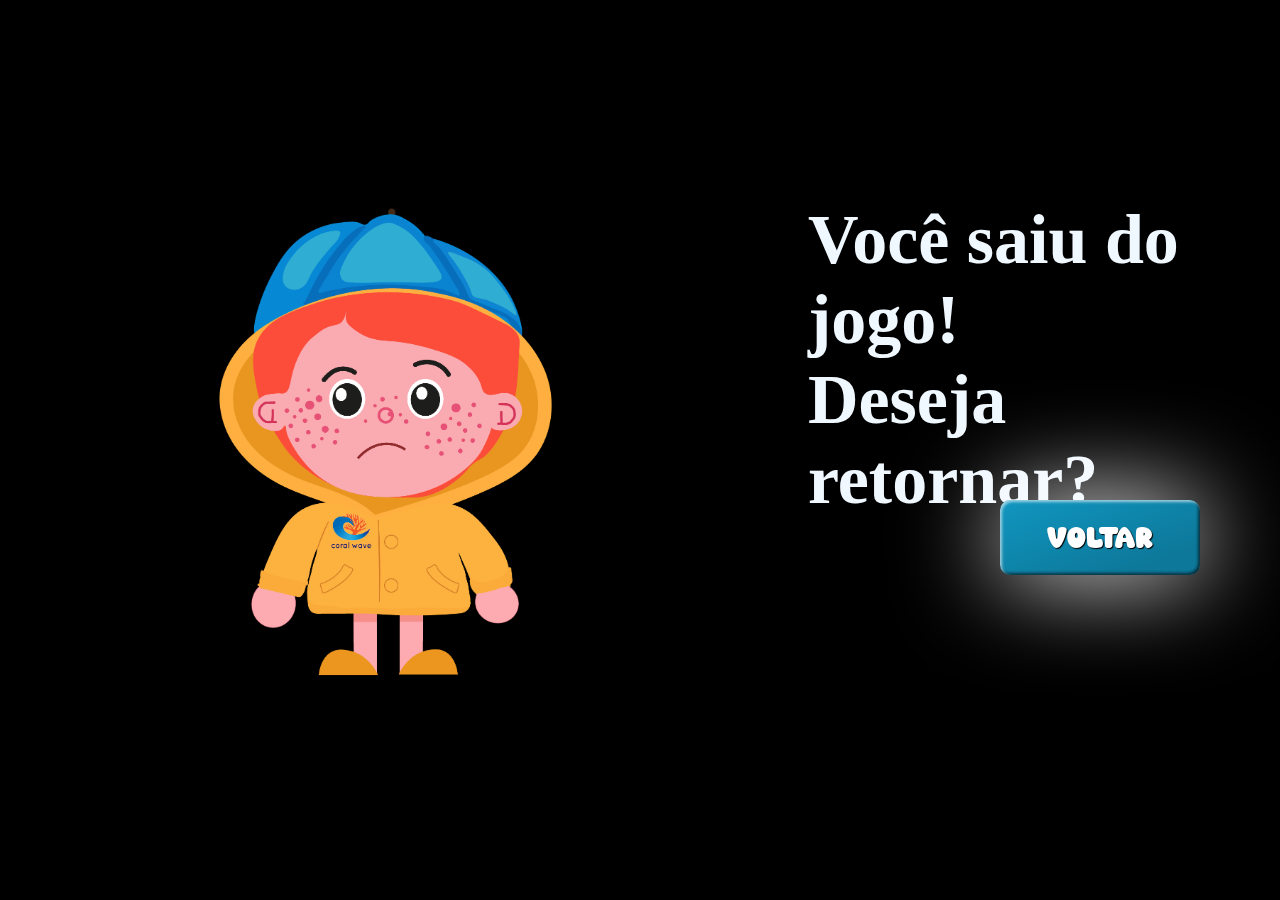
<file: JOGO/saida.html>
<!DOCTYPE html>
<html lang="en">
<head>
    <meta charset="UTF-8">
    <meta name="viewport" content="width=device-width, initial-scale=1.0">
    <title>Saída</title>
    <link rel="stylesheet" type="text/css" href="CSS/style.css" media="screen" />
</head>
<style>
    h2{
        color: aliceblue;
        font-family: Quicksand;
        margin-left: 800px;
        margin-top: 200px;
        font-size: 70px;
    }
    #opções{
        margin-left: 700px;
    }
    #DEDE{
        margin-left: 200px;
        width: 30%;
        margin-top: -500px;
    }
</style>
<body>
    <h2>Você saiu do jogo! <br>
        Deseja retornar?
    </h2>
    <a href='index.html'><button id="opções">VOLTAR</button>
    <img id="DEDE" src="IMG/Prancheta%201_12.png">
</body>
</html>
</file>
<file: CSS/style.css>
body {
  margin: 0;
  padding: 0;
  min-height: 100vh;
  background: linear-gradient(to bottom, #B0E8FF, #80C4FF);
  background-attachment: fixed;
  font-family: Quicksand, sans-serif; /* Defina uma fonte padrão */
}
@font-face {
  font-family: Quicksand;
  src: url(/FONTES/quicksand/Quicksand_Bold.otf);
}
@font-face {
  font-family: Quicksand thin;
  src: url(/FONTES/quicksand/Quicksand_Light.otf);
}
h3 {
  font-family: Quicksand;
  font-size: 33px;
  color: white;
}

#denis{
  width: 100%;
  margin-top: -2px;
  z-index: -5;
}
#cabecalho{
  position: fixed;
  z-index: 1;
}
#jogue-agora {
  font-family: Quicksand;
  position: absolute;
  bottom: -50px;
  right: 40px;
  padding: 10px 20px;
  background-color: rgba(0, 0, 0, 0.482);
  color: white;
  font-size: 22px;
  cursor: pointer;
  transition: background-color 0.3s ease;
  border-radius: 25px
}

#jogue-agora:hover {
  background-color: rgba(128, 128, 128, 0.5); /* Cinza semi-transparente */
}
#jogue-agora2 {
  font-family: Quicksand;
  position: relative;
  display: inline-block;
  transform: translate(1150px, -80px); /* Aumentei para direita (300px) e para cima (-100px) */
    padding: 10px 30px;
  /* Mantenha os outros estilos do seu botão aqui */
  /* Por exemplo: */
  background-color: rgb(255, 255, 255);
  color: rgb(0, 179, 255);
  font-size: 22px;
  cursor: pointer;
  transition: background-color 0.3s ease;
  border-radius: 25px;
  border: none;
  outline: none; /* Remove o outline que aparece ao clicar */
}

#jogue-agora2:hover {
  background-color: rgb(0, 34, 255); /* Cinza semi-transparente */
  color: rgb(255, 255, 255);
}
.menu-items {
  display: flex;
    align-items: center;
    justify-content: space-between;
    position: absolute;
    top: 5px;
    left: 600px;
    padding: 10px;
    right: 90px; /* Ajuste conforme necessário para que o último item fique em até 1400px */
    width: calc(1320px - 500px); /* Largura total da área do menu */
    gap: 50px;
}
.menu-items h3 a {
  color: inherit; /* Herda a cor do texto do h3 */
  text-decoration: none; /* Remove o sublinhado padrão do link */
  display: block; /* Faz o link ocupar todo o espaço do h3 */
  transition: color 0.3s ease; /* Adiciona uma transição suave para a mudança de cor */
}

.menu-items h3 a:hover {
  color: #66ccff; /* Cor quando o mouse passa por cima, ajuste conforme necessário */
}
#cabecalho h3 {
  cursor: pointer;
  transition: all 0.3s ease;
  position: relative;
}

#cabecalho h3:hover {
  text-shadow: 0 0 5px rgba(0, 106, 255, 0.8),
               0 0 2px rgba(3, 114, 226, 0.8),
               0 0 5px rgba(255, 255, 255, 0.8);
  color: white; /* Garante que o texto fique bem visível com o brilho */
  transform: scale(1.1); /* Opcional: faz o texto aumentar levemente */
}

/* Efeito de linha aparecendo embaixo do texto */
#cabecalho h3::after {
  content: '';
  position: absolute;
  bottom: -5px;
  left: 0;
  width: 0;
  height: 2px;
  background-color: white;
  transition: width 0.3s ease;
}

#cabecalho h3:hover::after {
  width: 100%;
}
#bolhas{
  z-index: -5;
}
.bubbles {
  position: fixed;
  width: 100%;
  height: 100%;
  overflow: hidden;
  top: 0;
  left: 0;
  pointer-events: none;
  z-index: -1;
}

.bubble {
  position: absolute;
  bottom: -100px;
  width: 40px;
  height: 40px;
  background: rgba(255, 255, 255, 0.666);
  border-radius: 50%;
  opacity: 0.5;
  animation: rise 10s infinite ease-in;
}

.bubble:nth-child(1) {
  width: 40px;
  height: 40px;
  left: 10%;
  animation-duration: 8s;
}

.bubble:nth-child(2) {
  width: 20px;
  height: 20px;
  left: 20%;
  animation-duration: 5s;
  animation-delay: 1s;
}

.bubble:nth-child(3) {
  width: 50px;
  height: 50px;
  left: 35%;
  animation-duration: 7s;
  animation-delay: 2s;
}

.bubble:nth-child(4) {
  width: 80px;
  height: 80px;
  left: 50%;
  animation-duration: 11s;
  animation-delay: 0s;
}

.bubble:nth-child(5) {
  width: 35px;
  height: 35px;
  left: 55%;
  animation-duration: 6s;
  animation-delay: 1s;
}

/* Adicione mais variações para as outras bolhas */

@keyframes rise {
  0% {
      bottom: -100px;
      transform: translateX(0);
  }
  50% {
      transform: translate(100px);
  }
  100% {
      bottom: 1080px;
      transform: translateX(-200px);
  }
}
#destaques {
  display: flex;
  justify-content: center;
  align-items: center;
  margin-top: -2500px; /* Ajuste este valor para controlar a distância da imagem do Denis */
}

#destaques img {
  width: auto; /* ou defina uma largura específica se necessário */
  height: auto;
  margin: 0 auto; /* Isso centraliza a imagem horizontalmente */
}
h1{
  font-size: 60px;
  font-family: Quicksand;
}
#destaq{
  position: absolute;
  margin-top: -1200px;
  margin-left: -800px;
}
#mais{
  position: absolute;
  margin-left: 850px;
  color:#80C4FF;
  margin-top: -950px;
  cursor: pointer;
    transition: all 0.3s ease;
    text-align: center;
}
#mais:hover {
  color: #00008B; /* Azul escuro */
  text-decoration: underline;
}
.destaques-container {
  display: flex;
  flex-direction: column;
  gap: 20px;
}

.manchetes-container {
  position: absolute;
  margin-left: -50px;
  display: grid;
  margin-top: 30px;
  grid-template-columns: repeat(3, 250px); /* Largura fixa para cada coluna */
  grid-template-rows: repeat(2, auto); /* 2 linhas com altura automática */
  column-gap: 90px; /* Aumenta o espaço horizontal entre as colunas */
    row-gap: 25px; /* Mantém o espaço vertical entre as linhas */
}

/* Ajuste específico para cada manchete se necessário */
#m1 { grid-column: 1; grid-row: 1; }
#m2 { grid-column: 2; grid-row: 1; }
#m3 { grid-column: 3; grid-row: 2; }
#m4 { grid-column: 1; grid-row: 2; }
#m5 { grid-column: 2; grid-row: 2; }
#m6 { grid-column: 1; grid-row: 3; }

.manchete {
  width: 100%;
  height: auto;
  display: block; /* Evita espaços indesejados */
  transition: all 0.3s ease; /* Adiciona uma transição suave */
}

.manchete:hover {
  transform: scale(1.05); /* Aumenta o tamanho em 5% */
  filter: brightness(1.1) drop-shadow(0 0 10px rgba(255, 255, 255, 0.5)); /* Adiciona brilho e sombra suave */
  cursor: pointer; /* Muda o cursor para indicar que é clicável */
}

.estatico {
  position: relative;
  width: 100%;
  height: 400px; /* Ajuste conforme necessário */
  margin-top: 120px;
  overflow: hidden;
  box-shadow: 0 0 20px rgba(0,0,0,0.5);
}

.estaticor-container {
  position: absolute;
  top: 0;
  left: 0;
  width: 100%;
  height: 100%;
}

.estaticor {
  position: absolute;
  top: 50%;
  left: 50%;
  transform: translate(-50%, -50%);
  width: 110%;
  height: auto; /* Alterado de 140% para auto */
  max-width: none;
  object-fit: cover;
}
.logoemp {
  position: absolute;
  top: 10%;
  left: 50%;
  transform: translate(-50%, -50%);
  width: 20%; /* Ou defina um tamanho específico, como 200px */
  max-width: 80%; /* Evita que a logo fique maior que a div */
  z-index: 0; /* Garante que a logo fique acima da imagem de transição */
}
h4{
  font-family: Quicksand;
  color: rgb(0, 0, 0);
  font-size: 25px;
}
.texto{
  margin-left: 490px;
  margin-top: -170px;
  text-align: left;
    line-height: 1.5; /* Melhora a legibilidade */
    max-width: 1800px; /* Limita a largura do texto para melhor leitura */
}
.escrito{
  margin-left: 400px;
  margin-top: 250px;
}
.logo{
  position: absolute;
  width: 25%;
  margin-left: -1370px;
  margin-top: 150px;
}

.gamer{
  margin-top: 100px;
  margin-left: 250px;
}
.funde{
  margin-left: -5px;
  width: 102%;
}
.big-buttons-container {
  position: absolute;
  margin-top: 4000px;
  top: 50%;
  left: 50%;
  transform: translate(-50%, -50%);
  display: flex;
  flex-direction: row;
  gap: 450px; /* Espaço entre os botões */
}

.big-button {
  background-color: rgba(0, 11, 55, 0.7); /* Preto com 70% de opacidade */
  color: white;
  border: none;
  padding: 20px 90px;
  font-family: Quicksand;
  font-size: 54px;
  cursor: pointer;
  position: relative;
  border-radius: 35px;
  transition: background-color 0.3s;
}

.big-button:hover {
  background-color: rgba(0, 0, 0, 0.8); /* Um pouco mais escuro ao passar o mouse */
}
.site-footer {
  margin-top: -35px;
  background-color: #0E203D; /* Cor de fundo do footer */
  color: white;
  padding: 25px 0 45px;
  width: 100%;
  font-family: Quicksand thin;
}

.footer-content {
  display: flex;
  justify-content: center; /* Centraliza as seções horizontalmente */
  align-items: center; /* Alinha verticalmente ao centro */
  gap: 50px; /* Espaço entre as seções */
  margin-bottom: 30px;
}

.footer-section {
  text-align: center;
  font-family: Quicksand thin;
}

.footer-section h4 {
  color: #ffffff;
  margin: 0;
  font-size: 16px;
  font-weight: normal;
  font-family: Quicksand thin;
}

.site-footer img {
  display: block;
  margin: 30px auto;
  max-width: 200px; /* Ajuste conforme necessário */
}

.footer-bottom {
  text-align: center;
  margin-top: 20px;
  padding-top: 20px;
  border-top: 1px solid rgba(255, 255, 255, 0.1);
}

.footer-bottom p {
  margin: 5px 0;
  font-size: 14px;
  color: #ffffff;
}

/* Responsividade */
@media (max-width: 768px) {
  .footer-content {
      flex-direction: column;
      gap: 20px;
  }
}
/* Estilo para os links do footer */
.footer-section h4 a {
  color: white;
  text-decoration: none;
  transition: color 0.3s ease;
}

.footer-section h4 a:hover {
  color: #66ccff;
}
/* Estilo para o botão de voltar ao topo */
#btnTopo {
  position: fixed;
  bottom: 30px;
  right: 30px;
  width: 50px;
  height: 50px;
  background-color: #0033665b;
  color: white;
  border: none;
  border-radius: 50%;
  font-size: 25px;
  cursor: pointer;
  display: none; /* Inicialmente oculto */
  transition: all 0.3s ease;
  z-index: 1000;
  box-shadow: 0 2px 10px rgba(0, 0, 0, 0.3);
}

#btnTopo:hover {
  background-color: #004d99;
  transform: translateY(-3px);
}

#btnTopo.visible {
  display: block;
  animation: fadeIn 0.3s ease;
}

@keyframes fadeIn {
  from {
      opacity: 0;
  }
  to {
      opacity: 1;
  }
}

.circle-arrow {
  position: absolute;
  bottom: 10px;
  right: 10px;
  width: 30px;
  height: 30px;
  background-color: white;
  border-radius: 50%;
  display: flex;
  justify-content: center;
  align-items: center;
}

.arrow {
  color: black;
  font-size: 18px;
}

#carrossel {
  position: relative;
  width: 100%;
  height: 100vh; /* Isso fará o carrossel ocupar toda a altura da tela */
  overflow: hidden;
  margin: 0;
  padding: 0;
}

.slide {
  position: absolute;
  top: 0;
  left: 0;
  width: 100%;
  height: 100%;
  opacity: 0;
  transition: opacity 0.5s ease-in-out;
  object-fit: cover; /* Isso garante que a imagem cubra todo o espaço sem distorção */
}

.slide.active {
  opacity: 1;
}

#prev, #next {
  position: absolute;
  top: 50%;
  transform: translateY(-50%);
  background: rgba(0,0,0,0.5);
  color: white;
  padding: 10px 15px;
  border: none;
  cursor: pointer;
  z-index: 2;
  border-radius: 50%;
}

#prev {
  left: 20px;
}

#next {
  right: 20px;
}

#menu-toggle {
  display: none; /* Oculta por padrão */
  background: none;
  border: none;
  font-size: 24px; /* Tamanho do ícone do menu */
  cursor: pointer;
  color: #fff; /* Cor do ícone */
  margin-left: auto; /* Para empurrar o botão para a direita */
}


/* Ajustes para dispositivos móveis */
@media (max-width: 769px) {
  #menu-toggle {
    display: block; /* Oculta por padrão */
    background: none;
    border: none;
    font-size: 24px; /* Tamanho do ícone do menu */
    cursor: pointer;
    color: #fff; /* Cor do ícone */
    margin-right: auto; /* Para empurrar o botão para a direita */
  margin-left: 20px;
  }
/* Estilos gerais (desktop) */
body {
  font-family: Arial, sans-serif;
  margin: 0;
  padding: 0;
}
  #cabecalho {
      text-align: center;
  }

  #cabecalho img {
    width: 50%; /* Faz a imagem ocupar toda a largura do cabeçalho */
    margin-left: -500px;
  }

.escrito {
  margin-left: 0px; /* Ajuste a margem esquerda conforme necessário */
  margin-top: 400px; /* Ajuste a margem superior conforme necessário */
  font-size: 18px; /* Reduza o tamanho da fonte */
  line-height: 1.5; /* Melhore a legibilidade */
  max-width: 500px; /* Limite a largura máxima para melhor leitura */
}
.menu-items {
  display: none; /* Oculta o menu por padrão em dispositivos móveis */
  flex-direction: column; /* Coloca os itens em coluna */
  align-items: center; /* Centraliza os itens */
  position: absolute; /* Para que o menu não afete o layout */
  top: 100%; /* Posiciona abaixo do cabeçalho */
  left: 0;
  right: 0;
  background-color: #0E203D; /* Cor de fundo do menu */
  z-index: 10;
  padding: 10px; /* Adiciona padding ao menu */
  width: 100%; /* Garante que o menu ocupe toda a largura */
  box-shadow: 0 2px 10px rgba(0, 0, 0, 0.5); /* Adiciona sombra ao menu */
}

.menu-items h3 {
  margin: 5px 0; /* Ajusta a margem dos itens do menu */
  font-size: 16px; /* Ajusta o tamanho da fonte */
  color: white; /* Define a cor do texto */
}

.menu-items.active {
    display: flex; /* Mostra o menu quando ativo */
}

  #imagemp {
      text-align: center;
      padding: 10px;
  }

  #denis {
      width: 100%; /* Ajusta a largura da imagem */
      max-width: 500px; /* Limita a largura máxima */
      margin: 10px auto; /* Centraliza a imagem */
  }

  #bolhas {
      width: 100%; /* Ajusta a largura da imagem de bolhas */
      max-width: 250px; /* Limita a largura máxima */
      margin: 10px auto;
  }

  #destaques {
      text-align: center;
      padding: 10px;
  }

  #destaq {
      font-size: 24px; /* Tamanho da fonte do título reduzido */
  }

  .manchetes-container {
      display: flex;
      flex-wrap: wrap;
      justify-content: center;
      padding: 0;

  }

  .manchete {
    width: auto; /* Ajuste a largura conforme necessário */
    max-width: 90%; /* Limita a largura máxima */
    margin: 10px; /* Adiciona margem para espaçamento */
    
    }

  .estatico {
      text-align: center;
      padding: 10px;
  }

  .estaticor-container img {
      width: 100%; /* Ajusta a largura da imagem de transição */
      max-width: 250px; /* Limita a largura máxima */
    }

  .logoemp {
      width: 80%; /* Ajusta a largura da logo */
      max-width: 250px; /* Limita a largura máxima */
  }

  .definicao {
      text-align: center;
      padding: 10px;
      display: flex; /* Usa flexbox para alinhar itens */
      flex-direction: column; /* Alinha itens em coluna */
      align-items: center; /* Centraliza os itens */
  }

  .definicao h4 {
      font-size: 10px; /* Tamanho da fonte reduzido */
      margin: 10px 0; /* Margem entre o texto */
      margin-top: -70px;
  }
  .definicao img {
    max-width: 100%; /* Limita a largura máxima da imagem */
    height: auto; /* Mantém a proporção */
}
  .game {
      text-align: center;
      padding: 10px;
      align-items: center;
      margin-top: 0px;
  }

  .gamer {
      width: 100%; /* Ajusta a largura da imagem do jogo */
      max-width: 400px; /* Limita a largura máxima */
      margin: 10px auto; /* Centraliza a imagem */
    }

  .fundop {
      text-align: center;
      padding: 10px;
  }
/* Para os grandes botões */
.big-buttons-container {
  position: relative; /* Mude para relative se necessário */
  margin-top: 300px; /* Ajuste conforme necessário para ficar antes do footer */
display: none;
}

.funde {
  width: 120%; /* Aumenta a largura da imagem */
  margin-left: -10%; /* Ajusta o alinhamento se necessário */
margin-top: 350px;
}
.big-button {
  width: 80%; /* Botões ocupam 80% da largura */
  margin: 10px 0; /* Adiciona espaçamento entre os botões */
  font-size: 18px; /* Tamanho da fonte reduzido para botões */
  padding: 15px; /* Ajusta o padding para melhor toque */
display: none;
}

  .footer-content {
      text-align: center;
      padding: 10px;
      margin-top: -50px;
  }

  .footer-section {
      margin: 5px 0; /* Adiciona espaçamento entre as seções do rodapé */
  }

  .footer-section h4 {
      font-size: 14px; /* Tamanho da fonte reduzido no rodapé */
  }

  #btnTopo {
      position: fixed;
      bottom: 20px;
      right: 20px;
      width: 50px;
      height: 50px;
      font-size: 20px; /* Tamanho da fonte do botão */
padding: 10px; /* Ajusta o padding do botão */
  }

  .bubbles {
      display:none; /* Esconder as bolhas em dispositivos móveis, se necessário */
  }
  
  
  
  .site-footer {
    margin: 0; /* Remove margens do footer */
    padding: 25px 0 45px; /* Ajusta padding conforme necessário */
}
}
@media (min-width: 769px) {
  .big-buttons-container {
      flex-direction: row; /* Muda para linha em telas maiores */
      justify-content: center; /* Centraliza os botões */
  display: none;
    }

  .big-button {
      width: auto; /* Botões têm largura automática */
      margin: 0 10px; /* Adiciona espaçamento horizontal entre os botões */
  display: none;
    }
  .menu-items {
    display: flex; /* Exibe o menu normalmente em telas maiores */
    flex-direction: row; /* Mantém os itens em linha */
    justify-content: center; /* Centraliza os itens */
}

#menu-toggle {
    display: block; /* Oculta o botão em telas maiores */
right: 300px;
  }
.site-footer {
  margin: 0; /* Remove margens do footer */
  padding: 25px 0 45px; /* Ajusta padding conforme necessário */
}
  
}
</file>
<file: CSS/style5.css>
body {
    margin: 0;
    padding: 0;
    min-height: 100vh;
    background: linear-gradient(to bottom, #B0E8FF, #80C4FF);
    background-attachment: fixed;
  }
  @font-face {
    font-family: Quicksand;
    src: url(/FONTES/quicksand/Quicksand_Bold.otf);
  }
  @font-face {
    font-family: Quicksand thin;
    src: url(/FONTES/quicksand/Quicksand_Light.otf);
  }
  @font-face {
    font-family: Quicksand Medium;
    src: url(/FONTES/quicksand/Quicksand_Book.otf);
  }
  h3 {
    font-family: Quicksand;
    font-size: 33px;
    color: white;
  }
  
  #denis{
    width: 102%;
    margin-top: -2px;
    z-index: -5;
    height: 500px;
  }
  #denisi{
    width: 30%;
    margin-top: -457px;
    margin-left: 550px;
    position: absolute;
  }
  #cabecalho{
    position: fixed;
    z-index: 1;
    margin-left: -20px;
  }
  #jogue-agora {
    font-family: Quicksand;
    position: absolute;
    bottom: -50px;
    right: 40px;
    padding: 10px 20px;
    background-color: rgba(0, 0, 0, 0.482);
    color: white;
    font-size: 22px;
    cursor: pointer;
    transition: background-color 0.3s ease;
    border-radius: 25px
  }
  
  #jogue-agora:hover {
    background-color: rgba(128, 128, 128, 0.5); /* Cinza semi-transparente */
  }
  #jogue-agora2 {
    font-family: Quicksand;
    position: relative;
    display: inline-block;
    transform: translate(1150px, -80px); /* Aumentei para direita (300px) e para cima (-100px) */
      padding: 10px 30px;
    /* Mantenha os outros estilos do seu botão aqui */
    /* Por exemplo: */
    background-color: rgb(255, 255, 255);
    color: rgb(0, 179, 255);
    font-size: 22px;
    cursor: pointer;
    transition: background-color 0.3s ease;
    border-radius: 25px;
    border: none;
    outline: none; /* Remove o outline que aparece ao clicar */
  }
  
  #jogue-agora2:hover {
    background-color: rgb(0, 34, 255); /* Cinza semi-transparente */
    color: rgb(255, 255, 255);
  }
  .menu-items {
    display: flex;
      align-items: center;
      justify-content: space-between;
      position: absolute;
      top: -1px;
      left: 600px;
      padding: 10px;
      right: 90px; /* Ajuste conforme necessário para que o último item fique em até 1400px */
      width: calc(1320px - 500px); /* Largura total da área do menu */
      gap: 50px;
  }
  .menu-items h3 a {
    color: inherit; /* Herda a cor do texto do h3 */
    text-decoration: none; /* Remove o sublinhado padrão do link */
    display: block; /* Faz o link ocupar todo o espaço do h3 */
    transition: color 0.3s ease; /* Adiciona uma transição suave para a mudança de cor */
  }
  
 
  #cabecalho h3 {
    cursor: pointer;
    transition: all 0.3s ease;
    position: relative;
  }
.translate{
  margin-left: 420px;
  position: absolute;
}
.login{
  left: 190px;
  margin-left: 520px;
  position: absolute;
}
 .sobre{
  margin-left: 480px;
 }
 #ajuda{
  margin-left: 90px;
 } 
  /* Efeito de linha aparecendo embaixo do texto */
  #cabecalho h3::after {
    content: '';
    position: absolute;
    bottom: -5px;
    left: 0;
    width: 0;
    height: 2px;
    background-color: white;
    transition: width 0.3s ease;
  }
  
  #cabecalho h3:hover::after {
    width: 100%;
  }
  #bolhas{
    position: static;
    height: 2100px;
    width: 80%;
    margin-left: 100px;
    z-index: -10;
  }
  .bubbles {
    position: fixed;
    width: 100%;
    height: 100%;
    overflow: hidden;
    top: 0;
    left: 0;
    pointer-events: none;
    z-index: -1;
  }
  
  .bubble {
    position: absolute;
    bottom: -100px;
    width: 40px;
    height: 40px;
    background: rgba(255, 255, 255, 0.666);
    border-radius: 50%;
    opacity: 0.5;
    animation: rise 10s infinite ease-in;
  }
  
  .bubble:nth-child(1) {
    width: 40px;
    height: 40px;
    left: 10%;
    animation-duration: 8s;
  }
  
  .bubble:nth-child(2) {
    width: 20px;
    height: 20px;
    left: 20%;
    animation-duration: 5s;
    animation-delay: 1s;
  }
  
  .bubble:nth-child(3) {
    width: 50px;
    height: 50px;
    left: 35%;
    animation-duration: 7s;
    animation-delay: 2s;
  }
  
  .bubble:nth-child(4) {
    width: 80px;
    height: 80px;
    left: 50%;
    animation-duration: 11s;
    animation-delay: 0s;
  }
  
  .bubble:nth-child(5) {
    width: 35px;
    height: 35px;
    left: 55%;
    animation-duration: 6s;
    animation-delay: 1s;
  }
  
  /* Adicione mais variações para as outras bolhas */
  
  @keyframes rise {
    0% {
        bottom: -100px;
        transform: translateX(0);
    }
    50% {
        transform: translate(100px);
    }
    100% {
        bottom: 1080px;
        transform: translateX(-200px);
    }
  }
  #destaques {
    display: flex;
    justify-content: center;
    align-items: center;
    left: 8%;
    margin-top: -1800px; /* Ajuste este valor para controlar a distância da imagem do Denis */
  }
  
  #destaques img {
    width: auto; /* ou defina uma largura específica se necessário */
    height: auto;
    margin: 0 auto; /* Isso centraliza a imagem horizontalmente */
  }
  h1{
    font-size: 60px;
    font-family: Quicksand;
  }
  #destaq{
    position: absolute;
    z-index: 2;
    margin-top: 120px;
    margin-left: 300px;
  }
  #saque{
    position: absolute;
    z-index: 2;
    margin-top: 220px;
    margin-left: 650px;
    color: black;
  }
  .info-container {
    position: absolute;
    bottom: -215%;
    margin-top: 10px;
    background-color: white;
    border-radius: 50px;
    padding: 30px;
    left: 7.5%;
    width: 1000px; /* Largura fixa */
    height: 650px; /* Altura fixa */
    margin: 20px auto;
    box-shadow: 0 4px 6px rgba(0, 0, 0, 0.1);
    overflow-y: auto; /* Adiciona scroll vertical se o conteúdo ultrapassar a altura */
}
.main-title {
  font-family: Quicksand;
  color: #12A4D8;
  font-size: 2.5em;
  text-align: center;
  margin-bottom: 30px;
}

.info-row {
  display: flex;
  justify-content: center;
  gap: 20px;
  margin-bottom: 20px;
}
h2{
  font-family: Quicksand;
}
p{
  font-family: Quicksand Medium;
}
.info-section {
  background-color: #f0f0f006;
  border-radius: 10px;
  width: 250px;
  height: 200px;
  display: flex;
  flex-direction: column;
  align-items: center;
  justify-content: center;
  padding: 20px;
  text-align: center;
  transition: 0.3s;
}

.info-section:hover {
  transform: scale(1.05);
}

  #mais{
    position: absolute;
    margin-left: 850px;
    color:#80C4FF;
    margin-top: -950px;
    cursor: pointer;
      transition: all 0.3s ease;
      text-align: center;
  }
  #mais:hover {
    color: #00008B; /* Azul escuro */
    text-decoration: underline;
  }
  .destaques-container {
    display: flex;
    flex-direction: column;
    gap: 90px;
    
  }
  
  .manchetes-container {
    position: absolute;
    margin-left: -270px;
    display: grid;
    margin-top: -130px;
    grid-template-columns: repeat(3, 250px); /* Largura fixa para cada coluna */
    grid-template-rows: repeat(2, auto); /* 2 linhas com altura automática */
    column-gap: 90px; /* Aumenta o espaço horizontal entre as colunas */
      row-gap: 165px; /* Mantém o espaço vertical entre as linhas */
  }
  
  /* Ajuste específico para cada manchete se necessário */
  #m1 { grid-column: 1; grid-row: 1; }
  #m2 { grid-column: 3; grid-row: 1; }
  #m3 { grid-column: 3; grid-row: 2; }
  #m4 {
    position: absolute;
    }
  .manchete {
    width: 200px;
    margin-left: -300px;
    bottom: -60%;
    height: auto;
    left: 12%;
    transition: all 0.3s ease; /* Adiciona uma transição suave */
  }
  .dede {
    position: absolute;
    width: 400px;
    margin-left: -300px;
    height: auto;
    bottom: -290px;
    left: -317%;
    transition: all 0.3s ease; /* Adiciona uma transição suave */
  }
  .manchete:hover {
    transform: scale(1.05); /* Aumenta o tamanho em 5% */
    filter: brightness(1.1) drop-shadow(0 0 10px rgba(255, 255, 255, 0.5)); /* Adiciona brilho e sombra suave */
    cursor: pointer; /* Muda o cursor para indicar que é clicável */
  }
  
  .estatico {
    position: relative;
    width: 100%;
    height: 400px; /* Ajuste conforme necessário */
    margin-top: 120px;
    overflow: hidden;
    box-shadow: 0 0 20px rgba(0,0,0,0.5);
  }
  
  .estaticor-container {
    position: absolute;
    top: 0;
    left: 0;
    width: 100%;
    height: 100%;
  }
  
  .estaticor {
    position: absolute;
    top: 50%;
    left: 50%;
    transform: translate(-50%, -50%);
    width: 110%;
    height: auto; /* Alterado de 140% para auto */
    max-width: none;
    object-fit: cover;
  }
  .logoemp {
    position: absolute;
    top: 10%;
    left: 50%;
    transform: translate(-50%, -50%);
    width: 20%; /* Ou defina um tamanho específico, como 200px */
    max-width: 80%; /* Evita que a logo fique maior que a div */
    z-index: 0; /* Garante que a logo fique acima da imagem de transição */
  }
  h4{
    font-family: Quicksand;
    color: rgb(0, 0, 0);
    font-size: 25px;
  }
  #txt1{
    position: absolute;
    text-align: justify;
    font-family: Quicksand Medium;
    font-size: 32px;
    margin-top: -380px;
    margin-left: 100px;
    line-height: 1.5; /* Melhora a legibilidade */
    max-width: 1800px; /* Limita a largura do texto para melhor leitura */
  }
  .estrelinha{
    position: absolute;
    bottom: 380%;
    left: 1000px;
  }
  #txt2{
    position: absolute;
    text-align: justify;
    font-family: Quicksand Medium;
    font-size: 32px;
    margin-top: 280px;
    margin-left: 100px;
    line-height: 1.5; /* Melhora a legibilidade */
    max-width: 1900px; /* Limita a largura do texto para melhor leitura */
  }
  #txt3{
    position: absolute;
    font-family: Quicksand Medium;
    margin-top: 1080px;
    margin-left: 750px;
    line-height: 1.5; /* Melhora a legibilidade */
    max-width: 900px; /* Limita a largura do texto para melhor leitura */
  }
  #txt1, #txt2 {
    width: 1020px; /* Ajuste este valor conforme necessário */
}
  #txt4{
    position: absolute;
    font-family: Quicksand;
    margin-top: 1080px;
    margin-left: 50px;
    line-height: 1.5; /* Melhora a legibilidade */
    max-width: 500px; /* Limita a largura do texto para melhor leitura */
  }
  .texto{
    margin-left: 490px;
    margin-top: -170px;
    text-align: left;
      line-height: 1.5; /* Melhora a legibilidade */
      max-width: 1800px; /* Limita a largura do texto para melhor leitura */
  }
  .escrito{
    margin-left: 0px;
    margin-top: 1688px;
    position: absolute;
    width: 100%;
  }
  .animais{
    position: absolute;
    margin-top: -1450px;
    margin-left: 0px;
  }
  .logo{
    position: absolute;
    width: 25%;
    margin-left: -1370px;
    margin-top: 150px;
  }
  .espaco-antes-formulario {
    height: 300px; /* Ajuste este valor conforme necessário */
}
  .formulario-container {
   
    margin-top: 270px;
    position: relative;
    top: 40%;
    font-family: Quicksand Medium;
    max-width: 600px;
    margin: 20px auto;
    padding: 20px;
    background-color: rgba(255, 255, 255, 0.474);
    border-radius: 80px;
    box-shadow: 0 0 10px rgba(0,0,0,0.1);
}
label{
  font-family: Quicksand Medium;
  font-size: 30px;
}
.formulario-contato {
  margin-top: 20px;
  margin-left: 50px;
    display: flex;
    flex-direction: column;
}

.form-group {
    margin-bottom: 90px;
}

label {
    display: block;
    margin-bottom: 10px;
    font-weight: bold;
}

input[type="text"],
input[type="email"],
textarea {
  font-family: Quicksand Medium;
    width: 60%;
    padding: 10px;
    border: 1px solid #ffffff79;
    border-radius: 5px;
    font-size: 16px;
}

textarea {
    height: 100px;
    resize: vertical;
}

.btn-enviar {
  margin-left: 220px;
    background-color: #99D2FF;
    color: rgb(0, 0, 0);
    font-family: Quicksand;
    padding: 10px 5px;
    width: 70px;
    border: none;
    border-radius: 10px;
    cursor: pointer;
    font-size: 16px;
    transition: background-color 0.3s;
}

.btn-enviar:hover {
    background-color: #00e1ff;
}
.popup {
  display: none;
  position: fixed;
  top: 50%;
  left: 50%;
  transform: translate(-50%, -50%);
  background-color: rgb(221, 242, 252);
  padding: 20px 40px;
  border-radius: 5px;
  z-index: 1000;
  animation: fadeIn 0.5s;
  box-shadow: 0 0 10px rgba(0,0,0,0.1);
}

.popup-content {
  color: rgb(21, 199, 248);
  text-align: center;
  font-size: 18px;
}

@keyframes fadeIn {
  from {
      opacity: 0;
      transform: translate(-50%, -60%);
  }
  to {
      opacity: 1;
      transform: translate(-50%, -50%);
  }
}

@keyframes fadeOut {
  from {
      opacity: 1;
      transform: translate(-50%, -50%);
  }
  to {
      opacity: 0;
      transform: translate(-50%, -60%);
  }
}
  .gamer{
    margin-top: 100px;
    margin-left: 250px;
  }
  .funde{
    margin-left: -5px;
    width: 102%;
  }
  .big-buttons-container {
    position: absolute;
    margin-top: 4000px;
    top: 50%;
    left: 50%;
    transform: translate(-50%, -50%);
    display: flex;
    flex-direction: row;
    gap: 450px; /* Espaço entre os botões */
  }
  
  .big-button {
    background-color: rgba(0, 11, 55, 0.7); /* Preto com 70% de opacidade */
    color: white;
    border: none;
    padding: 20px 90px;
    font-family: Quicksand;
    font-size: 54px;
    cursor: pointer;
    position: relative;
    border-radius: 35px;
    transition: background-color 0.3s;
  }
  
  .big-button:hover {
    background-color: rgba(0, 0, 0, 0.8); /* Um pouco mais escuro ao passar o mouse */
  }
  .site-footer {
    position: relative;
    margin-top: 1060px;
    background-color: #0E203D; /* Cor de fundo do footer */
    color: white;
    padding: 25px 0 45px;
    width: 100%;
    font-family: Quicksand thin;
    z-index: 5;
  }
  #cavalo {
    position: absolute;
    bottom: -40%; /* Ajuste conforme necessário */
    left: 7%; /* Ajuste conforme necessário */
  }
  
  #baleia {
    position: absolute;
    bottom: -40%; /* Ajuste conforme necessário */
    right: 2%; /* Ajuste conforme necessário */
  }
  .footer-content {
    display: flex;
    justify-content: center; /* Centraliza as seções horizontalmente */
    align-items: center; /* Alinha verticalmente ao centro */
    gap: 50px; /* Espaço entre as seções */
    margin-bottom: 30px;
    z-index: 2;
  }
  
  .footer-section {
    text-align: center;
    font-family: Quicksand thin;
    z-index: 2;
  }
  
  .footer-section h4 {
    color: #ffffff;
    margin: 0;
    font-size: 16px;
    font-weight: normal;
    font-family: Quicksand thin;
    z-index: 2;
  }
  
  .site-footer img {
    display: block;
    margin: 30px auto;
    z-index: 2;
    max-width: 200px; /* Ajuste conforme necessário */
  }
  
  .footer-bottom {
    z-index: 2;
    text-align: center;
    margin-top: 20px;
    padding-top: 20px;
    border-top: 1px solid rgba(255, 255, 255, 0.1);
  }
  
  .footer-bottom p {
    margin: 5px 0;
    font-size: 14px;
    color: #ffffff;
    z-index: 2;
  }
  
  /* Responsividade */
  @media (max-width: 768px) {
    .footer-content {
        flex-direction: column;
        gap: 20px;
    }
  }
  /* Estilo para os links do footer */
  .footer-section h4 a {
    color: white;
    text-decoration: none;
    transition: color 0.3s ease;
  }
  
  .footer-section h4 a:hover {
    color: #66ccff;
  }
  /* Estilo para o botão de voltar ao topo */
  #btnTopo {
    position: fixed;
    bottom: 30px;
    right: 30px;
    width: 50px;
    height: 50px;
    background-color: #0033665b;
    color: white;
    border: none;
    border-radius: 50%;
    font-size: 25px;
    cursor: pointer;
    display: none; /* Inicialmente oculto */
    transition: all 0.3s ease;
    z-index: 1000;
    box-shadow: 0 2px 10px rgba(0, 0, 0, 0.3);
  }
  
  #btnTopo:hover {
    background-color: #004d99;
    transform: translateY(-3px);
  }
  
  #btnTopo.visible {
    display: block;
    animation: fadeIn 0.3s ease;
  }
  
  @keyframes fadeIn {
    from {
        opacity: 0;
    }
    to {
        opacity: 1;
    }
  }
  
  .circle-arrow {
    position: absolute;
    bottom: 10px;
    right: 10px;
    width: 30px;
    height: 30px;
    background-color: white;
    border-radius: 50%;
    display: flex;
    justify-content: center;
    align-items: center;
  }
  
  .arrow {
    color: black;
    font-size: 18px;
  }
  
  #carrossel {
    position: relative;
    width: 100%;
    height: 100vh; /* Isso fará o carrossel ocupar toda a altura da tela */
    overflow: hidden;
    margin: 0;
    padding: 0;
  }
  
  .slide {
    position: absolute;
    top: 0;
    left: 0;
    width: 100%;
    height: 100%;
    opacity: 0;
    transition: opacity 0.5s ease-in-out;
    object-fit: cover; /* Isso garante que a imagem cubra todo o espaço sem distorção */
  }
  
  .slide.active {
    opacity: 1;
  }
  
  #prev, #next {
    position: absolute;
    top: 50%;
    transform: translateY(-50%);
    background: rgba(0,0,0,0.5);
    color: white;
    padding: 10px 15px;
    border: none;
    cursor: pointer;
    z-index: 2;
    border-radius: 50%;
  }
  
  #prev {
    left: 20px;
  }
  
  #next {
    right: 20px;
  }
</file>
<file: CSS/style2.css>
body {
    margin: 0;
    padding: 0;
    min-height: 100vh;
    background: linear-gradient(to bottom, #B0E8FF, #80C4FF);
    background-attachment: fixed;
  }
  @font-face {
    font-family: Quicksand;
    src: url(/FONTES/quicksand/Quicksand_Bold.otf);
  }
  @font-face {
    font-family: Quicksand thin;
    src: url(/FONTES/quicksand/Quicksand_Light.otf);
  }
  h3 {
    font-family: Quicksand;
    font-size: 33px;
    color: white;
  }
  
  #denis{
    width: 102%;
    margin-top: -2px;
    z-index: -5;
    height: 700px;
  }
  #denisi{
    width: 40%;
    margin-top: -595px;
    margin-left: 500px;
    position: absolute;
  }
  #cabecalho{
    position: fixed;
    z-index: 1;
  }
  #jogue-agora {
    font-family: Quicksand;
    position: absolute;
    bottom: -50px;
    right: 40px;
    padding: 10px 20px;
    background-color: rgba(0, 0, 0, 0.482);
    color: white;
    font-size: 22px;
    cursor: pointer;
    transition: background-color 0.3s ease;
    border-radius: 25px
  }
  
  #jogue-agora:hover {
    background-color: rgba(128, 128, 128, 0.5); /* Cinza semi-transparente */
  }
  #jogue-agora2 {
    font-family: Quicksand;
    position: relative;
    display: inline-block;
    transform: translate(1150px, -80px); /* Aumentei para direita (300px) e para cima (-100px) */
      padding: 10px 30px;
    /* Mantenha os outros estilos do seu botão aqui */
    /* Por exemplo: */
    background-color: rgb(255, 255, 255);
    color: rgb(0, 179, 255);
    font-size: 22px;
    cursor: pointer;
    transition: background-color 0.3s ease;
    border-radius: 25px;
    border: none;
    outline: none; /* Remove o outline que aparece ao clicar */
  }
  
  #jogue-agora2:hover {
    background-color: rgb(0, 34, 255); /* Cinza semi-transparente */
    color: rgb(255, 255, 255);
  }
  .menu-items {
    display: flex;
      align-items: center;
      justify-content: space-between;
      position: absolute;
      top: 5px;
      left: 600px;
      padding: 10px;
      right: 90px; /* Ajuste conforme necessário para que o último item fique em até 1400px */
      width: calc(1320px - 500px); /* Largura total da área do menu */
      gap: 50px;
  }
  .menu-items h3 a {
    color: inherit; /* Herda a cor do texto do h3 */
    text-decoration: none; /* Remove o sublinhado padrão do link */
    display: block; /* Faz o link ocupar todo o espaço do h3 */
    transition: color 0.3s ease; /* Adiciona uma transição suave para a mudança de cor */
  }
  
  .menu-items h3 a:hover {
    color: #66ccff; /* Cor quando o mouse passa por cima, ajuste conforme necessário */
  }
  #cabecalho h3 {
    cursor: pointer;
    transition: all 0.3s ease;
    position: relative;
  }
  
  #cabecalho h3:hover {
    text-shadow: 0 0 5px rgba(0, 106, 255, 0.8),
                 0 0 2px rgba(3, 114, 226, 0.8),
                 0 0 5px rgba(255, 255, 255, 0.8);
    color: white; /* Garante que o texto fique bem visível com o brilho */
    transform: scale(1.1); /* Opcional: faz o texto aumentar levemente */
  }
  
  /* Efeito de linha aparecendo embaixo do texto */
  #cabecalho h3::after {
    content: '';
    position: absolute;
    bottom: -5px;
    left: 0;
    width: 0;
    height: 2px;
    background-color: white;
    transition: width 0.3s ease;
  }
  
  #cabecalho h3:hover::after {
    width: 100%;
  }
  #bolhas{
    position: static;
    height: 2100px;
    width: 80%;
    margin-left: 100px;
    z-index: -10;
  }
  .bubbles {
    position: fixed;
    width: 100%;
    height: 100%;
    overflow: hidden;
    top: 0;
    left: 0;
    pointer-events: none;
    z-index: -1;
  }
  
  .bubble {
    position: absolute;
    bottom: -100px;
    width: 40px;
    height: 40px;
    background: rgba(255, 255, 255, 0.666);
    border-radius: 50%;
    opacity: 0.5;
    animation: rise 10s infinite ease-in;
  }
  
  .bubble:nth-child(1) {
    width: 40px;
    height: 40px;
    left: 10%;
    animation-duration: 8s;
  }
  
  .bubble:nth-child(2) {
    width: 20px;
    height: 20px;
    left: 20%;
    animation-duration: 5s;
    animation-delay: 1s;
  }
  
  .bubble:nth-child(3) {
    width: 50px;
    height: 50px;
    left: 35%;
    animation-duration: 7s;
    animation-delay: 2s;
  }
  
  .bubble:nth-child(4) {
    width: 80px;
    height: 80px;
    left: 50%;
    animation-duration: 11s;
    animation-delay: 0s;
  }
  
  .bubble:nth-child(5) {
    width: 35px;
    height: 35px;
    left: 55%;
    animation-duration: 6s;
    animation-delay: 1s;
  }
  
  /* Adicione mais variações para as outras bolhas */
  
  @keyframes rise {
    0% {
        bottom: -100px;
        transform: translateX(0);
    }
    50% {
        transform: translate(100px);
    }
    100% {
        bottom: 1080px;
        transform: translateX(-200px);
    }
  }
  #destaques {
    display: flex;
    justify-content: center;
    align-items: center;
    margin-top: -1900px; /* Ajuste este valor para controlar a distância da imagem do Denis */
  }
  
  #destaques img {
    width: auto; /* ou defina uma largura específica se necessário */
    height: auto;
    margin: 0 auto; /* Isso centraliza a imagem horizontalmente */
  }
  h1{
    font-size: 60px;
    font-family: Quicksand;
  }
  #destaq{
    position: absolute;
    margin-top: -1500px;
    margin-left: -800px;
  }
  #mais{
    position: absolute;
    margin-left: 850px;
    color:#80C4FF;
    margin-top: -950px;
    cursor: pointer;
      transition: all 0.3s ease;
      text-align: center;
  }
  #mais:hover {
    color: #00008B; /* Azul escuro */
    text-decoration: underline;
  }
  .destaques-container {
    display: flex;
    flex-direction: column;
    gap: 90px;
    
  }
  
  .manchetes-container {
    position: absolute;
    margin-left: -270px;
    display: grid;
    margin-top: -130px;
    grid-template-columns: repeat(3, 250px); /* Largura fixa para cada coluna */
    grid-template-rows: repeat(2, auto); /* 2 linhas com altura automática */
    column-gap: 90px; /* Aumenta o espaço horizontal entre as colunas */
      row-gap: 165px; /* Mantém o espaço vertical entre as linhas */
  }
  
  /* Ajuste específico para cada manchete se necessário */
  #m1 { grid-column: 1; grid-row: 1; }
  #m2 { grid-column: 3; grid-row: 1; }
  #m3 { grid-column: 3; grid-row: 2; }
  #m4 { grid-column: 1; grid-row: 2; }
  .manchete {
    width: 200px;
    height: auto;
    display: block; /* Evita espaços indesejados */
    transition: all 0.3s ease; /* Adiciona uma transição suave */
  }
  
  .manchete:hover {
    transform: scale(1.05); /* Aumenta o tamanho em 5% */
    filter: brightness(1.1) drop-shadow(0 0 10px rgba(255, 255, 255, 0.5)); /* Adiciona brilho e sombra suave */
    cursor: pointer; /* Muda o cursor para indicar que é clicável */
  }
  
  .estatico {
    position: relative;
    width: 100%;
    height: 400px; /* Ajuste conforme necessário */
    margin-top: 120px;
    overflow: hidden;
    box-shadow: 0 0 20px rgba(0,0,0,0.5);
  }
  
  .estaticor-container {
    position: absolute;
    top: 0;
    left: 0;
    width: 100%;
    height: 100%;
  }
  
  .estaticor {
    position: absolute;
    top: 50%;
    left: 50%;
    transform: translate(-50%, -50%);
    width: 110%;
    height: auto; /* Alterado de 140% para auto */
    max-width: none;
    object-fit: cover;
  }
  .logoemp {
    position: absolute;
    top: 10%;
    left: 50%;
    transform: translate(-50%, -50%);
    width: 20%; /* Ou defina um tamanho específico, como 200px */
    max-width: 80%; /* Evita que a logo fique maior que a div */
    z-index: 0; /* Garante que a logo fique acima da imagem de transição */
  }
  h4{
    font-family: Quicksand;
    color: rgb(0, 0, 0);
    font-size: 25px;
  }
  #txt1{
    position: absolute;
    font-family: Quicksand;
    margin-top: 480px;
    margin-left: 50px;
    line-height: 1.5; /* Melhora a legibilidade */
    max-width: 500px; /* Limita a largura do texto para melhor leitura */
  }
  #txt2{
    position: absolute;
    font-family: Quicksand;
    margin-top: 480px;
    margin-left: 750px;
    line-height: 1.5; /* Melhora a legibilidade */
    max-width: 900px; /* Limita a largura do texto para melhor leitura */
  }
  #txt3{
    position: absolute;
    font-family: Quicksand;
    margin-top: 1080px;
    margin-left: 750px;
    line-height: 1.5; /* Melhora a legibilidade */
    max-width: 900px; /* Limita a largura do texto para melhor leitura */
  }
  #txt2, #txt3 {
    width: 450px; /* Ajuste este valor conforme necessário */
}
  #txt4{
    position: absolute;
    font-family: Quicksand;
    margin-top: 1080px;
    margin-left: 50px;
    line-height: 1.5; /* Melhora a legibilidade */
    max-width: 500px; /* Limita a largura do texto para melhor leitura */
  }
  .texto{
    margin-left: 490px;
    margin-top: -170px;
    text-align: left;
      line-height: 1.5; /* Melhora a legibilidade */
      max-width: 1800px; /* Limita a largura do texto para melhor leitura */
  }
  .escrito{
    margin-left: -20px;
    margin-top: -130px;
    position: absolute;
    width: 105%;
  }
  .logo{
    position: absolute;
    width: 25%;
    margin-left: -1370px;
    margin-top: 150px;
  }
  
  .gamer{
    margin-top: 100px;
    margin-left: 250px;
  }
  .funde{
    margin-left: -5px;
    width: 102%;
  }
  .big-buttons-container {
    position: absolute;
    margin-top: 4000px;
    top: 50%;
    left: 50%;
    transform: translate(-50%, -50%);
    display: flex;
    flex-direction: row;
    gap: 450px; /* Espaço entre os botões */
  }
  
  .big-button {
    background-color: rgba(0, 11, 55, 0.7); /* Preto com 70% de opacidade */
    color: white;
    border: none;
    padding: 20px 90px;
    font-family: Quicksand;
    font-size: 54px;
    cursor: pointer;
    position: relative;
    border-radius: 35px;
    transition: background-color 0.3s;
  }
  
  .big-button:hover {
    background-color: rgba(0, 0, 0, 0.8); /* Um pouco mais escuro ao passar o mouse */
  }
  .site-footer {
    position: relative;
    margin-top: 360px;
    background-color: #0E203D; /* Cor de fundo do footer */
    color: white;
    padding: 25px 0 45px;
    width: 100%;
    font-family: Quicksand thin;
    z-index: 5;
  }
  #cavalo {
    position: absolute;
    bottom: -40%; /* Ajuste conforme necessário */
    left: 7%; /* Ajuste conforme necessário */
  }
  
  #baleia {
    position: absolute;
    bottom: -40%; /* Ajuste conforme necessário */
    right: 2%; /* Ajuste conforme necessário */
  }
  .footer-content {
    display: flex;
    justify-content: center; /* Centraliza as seções horizontalmente */
    align-items: center; /* Alinha verticalmente ao centro */
    gap: 50px; /* Espaço entre as seções */
    margin-bottom: 30px;
    z-index: 2;
  }
  
  .footer-section {
    text-align: center;
    font-family: Quicksand thin;
    z-index: 2;
  }
  
  .footer-section h4 {
    color: #ffffff;
    margin: 0;
    font-size: 16px;
    font-weight: normal;
    font-family: Quicksand thin;
    z-index: 2;
  }
  
  .site-footer img {
    display: block;
    margin: 30px auto;
    z-index: 2;
    max-width: 200px; /* Ajuste conforme necessário */
  }
  
  .footer-bottom {
    z-index: 2;
    text-align: center;
    margin-top: 20px;
    padding-top: 20px;
    border-top: 1px solid rgba(255, 255, 255, 0.1);
  }
  
  .footer-bottom p {
    margin: 5px 0;
    font-size: 14px;
    color: #ffffff;
    z-index: 2;
  }
  
  /* Responsividade */
  @media (max-width: 768px) {
    .footer-content {
        flex-direction: column;
        gap: 20px;
    }
  }
  /* Estilo para os links do footer */
  .footer-section h4 a {
    color: white;
    text-decoration: none;
    transition: color 0.3s ease;
  }
  
  .footer-section h4 a:hover {
    color: #66ccff;
  }
  /* Estilo para o botão de voltar ao topo */
  #btnTopo {
    position: fixed;
    bottom: 30px;
    right: 30px;
    width: 50px;
    height: 50px;
    background-color: #0033665b;
    color: white;
    border: none;
    border-radius: 50%;
    font-size: 25px;
    cursor: pointer;
    display: none; /* Inicialmente oculto */
    transition: all 0.3s ease;
    z-index: 1000;
    box-shadow: 0 2px 10px rgba(0, 0, 0, 0.3);
  }
  
  #btnTopo:hover {
    background-color: #004d99;
    transform: translateY(-3px);
  }
  
  #btnTopo.visible {
    display: block;
    animation: fadeIn 0.3s ease;
  }
  
  @keyframes fadeIn {
    from {
        opacity: 0;
    }
    to {
        opacity: 1;
    }
  }
  
  .circle-arrow {
    position: absolute;
    bottom: 10px;
    right: 10px;
    width: 30px;
    height: 30px;
    background-color: white;
    border-radius: 50%;
    display: flex;
    justify-content: center;
    align-items: center;
  }
  
  .arrow {
    color: black;
    font-size: 18px;
  }
  
  #carrossel {
    position: relative;
    width: 100%;
    height: 100vh; /* Isso fará o carrossel ocupar toda a altura da tela */
    overflow: hidden;
    margin: 0;
    padding: 0;
  }
  
  .slide {
    position: absolute;
    top: 0;
    left: 0;
    width: 100%;
    height: 100%;
    opacity: 0;
    transition: opacity 0.5s ease-in-out;
    object-fit: cover; /* Isso garante que a imagem cubra todo o espaço sem distorção */
  }
  
  .slide.active {
    opacity: 1;
  }
  
  #prev, #next {
    position: absolute;
    top: 50%;
    transform: translateY(-50%);
    background: rgba(0,0,0,0.5);
    color: white;
    padding: 10px 15px;
    border: none;
    cursor: pointer;
    z-index: 2;
    border-radius: 50%;
  }
  
  #prev {
    left: 20px;
  }
  
  #next {
    right: 20px;
  }
  /* Animação das bolhas */
</file>
<file: CSS/style3.css>
body {
    margin: 0;
    padding: 0;
    min-height: 100vh;
    background: linear-gradient(to bottom, #B0E8FF, #80C4FF);
    background-attachment: fixed;
  }
  @font-face {
    font-family: Quicksand;
    src: url(/FONTES/quicksand/Quicksand_Bold.otf);
  }
  @font-face {
    font-family: Quicksand thin;
    src: url(/FONTES/quicksand/Quicksand_Light.otf);
  }
  @font-face {
    font-family: Quicksand Medium;
    src: url(/FONTES/quicksand/Quicksand_Book.otf);
  }
  h3 {
    font-family: Quicksand;
    font-size: 33px;
    color: white;
  }
  
  #denis{
    width: 102%;
    margin-top: -2px;
    z-index: -5;
    height: 500px;
  }
  #denisi{
    width: 30%;
    margin-top: -457px;
    margin-left: 550px;
    position: absolute;
  }
  #cabecalho{
    position: fixed;
    z-index: 1;
  }
  #jogue-agora {
    font-family: Quicksand;
    position: absolute;
    bottom: -50px;
    right: 40px;
    padding: 10px 20px;
    background-color: rgba(0, 0, 0, 0.482);
    color: white;
    font-size: 22px;
    cursor: pointer;
    transition: background-color 0.3s ease;
    border-radius: 25px
  }
  
  #jogue-agora:hover {
    background-color: rgba(128, 128, 128, 0.5); /* Cinza semi-transparente */
  }
  #jogue-agora2 {
    font-family: Quicksand;
    position: relative;
    display: inline-block;
    transform: translate(1150px, -80px); /* Aumentei para direita (300px) e para cima (-100px) */
      padding: 10px 30px;
    /* Mantenha os outros estilos do seu botão aqui */
    /* Por exemplo: */
    background-color: rgb(255, 255, 255);
    color: rgb(0, 179, 255);
    font-size: 22px;
    cursor: pointer;
    transition: background-color 0.3s ease;
    border-radius: 25px;
    border: none;
    outline: none; /* Remove o outline que aparece ao clicar */
  }
  
  #jogue-agora2:hover {
    background-color: rgb(0, 34, 255); /* Cinza semi-transparente */
    color: rgb(255, 255, 255);
  }
  .menu-items {
    display: flex;
      align-items: center;
      justify-content: space-between;
      position: absolute;
      top: 5px;
      left: 600px;
      padding: 10px;
      right: 90px; /* Ajuste conforme necessário para que o último item fique em até 1400px */
      width: calc(1320px - 500px); /* Largura total da área do menu */
      gap: 50px;
  }
  .menu-items h3 a {
    color: inherit; /* Herda a cor do texto do h3 */
    text-decoration: none; /* Remove o sublinhado padrão do link */
    display: block; /* Faz o link ocupar todo o espaço do h3 */
    transition: color 0.3s ease; /* Adiciona uma transição suave para a mudança de cor */
  }
  
  .menu-items h3 a:hover {
    color: #66ccff; /* Cor quando o mouse passa por cima, ajuste conforme necessário */
  }
  #cabecalho h3 {
    cursor: pointer;
    transition: all 0.3s ease;
    position: relative;
  }
  
  #cabecalho h3:hover {
    text-shadow: 0 0 5px rgba(0, 106, 255, 0.8),
                 0 0 2px rgba(3, 114, 226, 0.8),
                 0 0 5px rgba(255, 255, 255, 0.8);
    color: white; /* Garante que o texto fique bem visível com o brilho */
    transform: scale(1.1); /* Opcional: faz o texto aumentar levemente */
  }
  
  /* Efeito de linha aparecendo embaixo do texto */
  #cabecalho h3::after {
    content: '';
    position: absolute;
    bottom: -5px;
    left: 0;
    width: 0;
    height: 2px;
    background-color: white;
    transition: width 0.3s ease;
  }
  
  #cabecalho h3:hover::after {
    width: 100%;
  }
  #bolhas{
    position: static;
    height: 2100px;
    width: 80%;
    margin-left: 100px;
    z-index: -10;
  }
  .bubbles {
    position: fixed;
    width: 100%;
    height: 100%;
    overflow: hidden;
    top: 0;
    left: 0;
    pointer-events: none;
    z-index: -1;
  }
  
  .bubble {
    position: absolute;
    bottom: -100px;
    width: 40px;
    height: 40px;
    background: rgba(255, 255, 255, 0.666);
    border-radius: 50%;
    opacity: 0.5;
    animation: rise 10s infinite ease-in;
  }
  
  .bubble:nth-child(1) {
    width: 40px;
    height: 40px;
    left: 10%;
    animation-duration: 8s;
  }
  
  .bubble:nth-child(2) {
    width: 20px;
    height: 20px;
    left: 20%;
    animation-duration: 5s;
    animation-delay: 1s;
  }
  
  .bubble:nth-child(3) {
    width: 50px;
    height: 50px;
    left: 35%;
    animation-duration: 7s;
    animation-delay: 2s;
  }
  
  .bubble:nth-child(4) {
    width: 80px;
    height: 80px;
    left: 50%;
    animation-duration: 11s;
    animation-delay: 0s;
  }
  
  .bubble:nth-child(5) {
    width: 35px;
    height: 35px;
    left: 55%;
    animation-duration: 6s;
    animation-delay: 1s;
  }
  
  /* Adicione mais variações para as outras bolhas */
  
  @keyframes rise {
    0% {
        bottom: -100px;
        transform: translateX(0);
    }
    50% {
        transform: translate(100px);
    }
    100% {
        bottom: 1080px;
        transform: translateX(-200px);
    }
  }
  #destaques {
    display: flex;
    justify-content: center;
    align-items: center;
    margin-top: -1900px; /* Ajuste este valor para controlar a distância da imagem do Denis */
  }
  
  #destaques img {
    width: auto; /* ou defina uma largura específica se necessário */
    height: auto;
    margin: 0 auto; /* Isso centraliza a imagem horizontalmente */
  }
  h1{
    font-size: 60px;
    font-family: Quicksand;
  }
  #destaq{
    position: absolute;
    margin-top: -1500px;
    margin-left: -800px;
  }
  #mais{
    position: absolute;
    margin-left: 850px;
    color:#80C4FF;
    margin-top: -950px;
    cursor: pointer;
      transition: all 0.3s ease;
      text-align: center;
  }
  #mais:hover {
    color: #00008B; /* Azul escuro */
    text-decoration: underline;
  }
  .destaques-container {
    display: flex;
    flex-direction: column;
    gap: 90px;
    
  }
  
  .manchetes-container {
    position: absolute;
    margin-left: -270px;
    display: grid;
    margin-top: -130px;
    grid-template-columns: repeat(3, 250px); /* Largura fixa para cada coluna */
    grid-template-rows: repeat(2, auto); /* 2 linhas com altura automática */
    column-gap: 90px; /* Aumenta o espaço horizontal entre as colunas */
      row-gap: 165px; /* Mantém o espaço vertical entre as linhas */
  }
  
  /* Ajuste específico para cada manchete se necessário */
  #m1 { grid-column: 1; grid-row: 1; }
  #m2 { grid-column: 3; grid-row: 1; }
  #m3 { grid-column: 3; grid-row: 2; }
  #m4 {
    position: absolute;
    }
  .manchete {
    width: 200px;
    margin-left: 300px;
    margin-top: -750px;
    height: auto;
    left: 37%;
    transition: all 0.3s ease; /* Adiciona uma transição suave */
  }
  .dede {
    position: absolute;
    width: 400px;
    margin-left: -300px;
    height: auto;
    bottom: -290px;
    left: -317%;
    transition: all 0.3s ease; /* Adiciona uma transição suave */
  }
  .manchete:hover {
    transform: scale(1.05); /* Aumenta o tamanho em 5% */
    filter: brightness(1.1) drop-shadow(0 0 10px rgba(255, 255, 255, 0.5)); /* Adiciona brilho e sombra suave */
    cursor: pointer; /* Muda o cursor para indicar que é clicável */
  }
  
  .estatico {
    position: relative;
    width: 100%;
    height: 400px; /* Ajuste conforme necessário */
    margin-top: 120px;
    overflow: hidden;
    box-shadow: 0 0 20px rgba(0,0,0,0.5);
  }
  
  .estaticor-container {
    position: absolute;
    top: 0;
    left: 0;
    width: 100%;
    height: 100%;
  }
  
  .estaticor {
    position: absolute;
    top: 50%;
    left: 50%;
    transform: translate(-50%, -50%);
    width: 110%;
    height: auto; /* Alterado de 140% para auto */
    max-width: none;
    object-fit: cover;
  }
  .logoemp {
    position: absolute;
    top: 10%;
    left: 50%;
    transform: translate(-50%, -50%);
    width: 20%; /* Ou defina um tamanho específico, como 200px */
    max-width: 80%; /* Evita que a logo fique maior que a div */
    z-index: 0; /* Garante que a logo fique acima da imagem de transição */
  }
  h4{
    font-family: Quicksand;
    color: rgb(0, 0, 0);
    font-size: 25px;
  }
  #txt1{
    position: absolute;
    text-align: justify;
    font-family: Quicksand Medium;
    font-size: 32px;
    margin-top: -380px;
    margin-left: 100px;
    line-height: 1.5; /* Melhora a legibilidade */
    max-width: 1800px; /* Limita a largura do texto para melhor leitura */
  }
  #txt2{
    position: absolute;
    text-align: justify;
    font-family: Quicksand Medium;
    font-size: 32px;
    margin-top: 480px;
    margin-left: 100px;
    line-height: 1.5; /* Melhora a legibilidade */
    max-width: 1900px; /* Limita a largura do texto para melhor leitura */
  }
  #txt3{
    position: absolute;
    font-family: Quicksand Medium;
    margin-top: 1080px;
    margin-left: 750px;
    line-height: 1.5; /* Melhora a legibilidade */
    max-width: 900px; /* Limita a largura do texto para melhor leitura */
  }
  #txt1, #txt2 {
    width: 1020px; /* Ajuste este valor conforme necessário */
}
  #txt4{
    position: absolute;
    font-family: Quicksand;
    margin-top: 1080px;
    margin-left: 50px;
    line-height: 1.5; /* Melhora a legibilidade */
    max-width: 500px; /* Limita a largura do texto para melhor leitura */
  }
  .texto{
    margin-left: 490px;
    margin-top: -170px;
    text-align: left;
      line-height: 1.5; /* Melhora a legibilidade */
      max-width: 1800px; /* Limita a largura do texto para melhor leitura */
  }
  .escrito{
    margin-left: -0px;
    margin-top: -190px;
    position: absolute;
    width: 100%;
  }
  .animais{
    position: absolute;
    margin-top: -1450px;
    margin-left: 0px;
  }
  .logo{
    position: absolute;
    width: 25%;
    margin-left: -1370px;
    margin-top: 150px;
  }
  
  .gamer{
    margin-top: 100px;
    margin-left: 250px;
  }
  .funde{
    margin-left: -5px;
    width: 102%;
  }
  .big-buttons-container {
    position: absolute;
    margin-top: 4000px;
    top: 50%;
    left: 50%;
    transform: translate(-50%, -50%);
    display: flex;
    flex-direction: row;
    gap: 450px; /* Espaço entre os botões */
  }
  
  .big-button {
    background-color: rgba(0, 11, 55, 0.7); /* Preto com 70% de opacidade */
    color: white;
    border: none;
    padding: 20px 90px;
    font-family: Quicksand;
    font-size: 54px;
    cursor: pointer;
    position: relative;
    border-radius: 35px;
    transition: background-color 0.3s;
  }
  
  .big-button:hover {
    background-color: rgba(0, 0, 0, 0.8); /* Um pouco mais escuro ao passar o mouse */
  }
  .site-footer {
    position: relative;
    margin-top: 360px;
    background-color: #0E203D; /* Cor de fundo do footer */
    color: white;
    padding: 25px 0 45px;
    width: 100%;
    font-family: Quicksand thin;
    z-index: 5;
  }
  #cavalo {
    position: absolute;
    bottom: -40%; /* Ajuste conforme necessário */
    left: 7%; /* Ajuste conforme necessário */
  }
  
  #baleia {
    position: absolute;
    bottom: -40%; /* Ajuste conforme necessário */
    right: 2%; /* Ajuste conforme necessário */
  }
  .footer-content {
    display: flex;
    justify-content: center; /* Centraliza as seções horizontalmente */
    align-items: center; /* Alinha verticalmente ao centro */
    gap: 50px; /* Espaço entre as seções */
    margin-bottom: 30px;
    z-index: 2;
  }
  
  .footer-section {
    text-align: center;
    font-family: Quicksand thin;
    z-index: 2;
  }
  
  .footer-section h4 {
    color: #ffffff;
    margin: 0;
    font-size: 16px;
    font-weight: normal;
    font-family: Quicksand thin;
    z-index: 2;
  }
  
  .site-footer img {
    display: block;
    margin: 30px auto;
    z-index: 2;
    max-width: 200px; /* Ajuste conforme necessário */
  }
  
  .footer-bottom {
    z-index: 2;
    text-align: center;
    margin-top: 20px;
    padding-top: 20px;
    border-top: 1px solid rgba(255, 255, 255, 0.1);
  }
  
  .footer-bottom p {
    margin: 5px 0;
    font-size: 14px;
    color: #ffffff;
    z-index: 2;
  }
  
  /* Responsividade */
  @media (max-width: 768px) {
    .footer-content {
        flex-direction: column;
        gap: 20px;
    }
  }
  /* Estilo para os links do footer */
  .footer-section h4 a {
    color: white;
    text-decoration: none;
    transition: color 0.3s ease;
  }
  
  .footer-section h4 a:hover {
    color: #66ccff;
  }
  /* Estilo para o botão de voltar ao topo */
  #btnTopo {
    position: fixed;
    bottom: 30px;
    right: 30px;
    width: 50px;
    height: 50px;
    background-color: #0033665b;
    color: white;
    border: none;
    border-radius: 50%;
    font-size: 25px;
    cursor: pointer;
    display: none; /* Inicialmente oculto */
    transition: all 0.3s ease;
    z-index: 1000;
    box-shadow: 0 2px 10px rgba(0, 0, 0, 0.3);
  }
  
  #btnTopo:hover {
    background-color: #004d99;
    transform: translateY(-3px);
  }
  
  #btnTopo.visible {
    display: block;
    animation: fadeIn 0.3s ease;
  }
  
  @keyframes fadeIn {
    from {
        opacity: 0;
    }
    to {
        opacity: 1;
    }
  }
  
  .circle-arrow {
    position: absolute;
    bottom: 10px;
    right: 10px;
    width: 30px;
    height: 30px;
    background-color: white;
    border-radius: 50%;
    display: flex;
    justify-content: center;
    align-items: center;
  }
  
  .arrow {
    color: black;
    font-size: 18px;
  }
  
  #carrossel {
    position: relative;
    width: 100%;
    height: 100vh; /* Isso fará o carrossel ocupar toda a altura da tela */
    overflow: hidden;
    margin: 0;
    padding: 0;
  }
  
  .slide {
    position: absolute;
    top: 0;
    left: 0;
    width: 100%;
    height: 100%;
    opacity: 0;
    transition: opacity 0.5s ease-in-out;
    object-fit: cover; /* Isso garante que a imagem cubra todo o espaço sem distorção */
  }
  
  .slide.active {
    opacity: 1;
  }
  
  #prev, #next {
    position: absolute;
    top: 50%;
    transform: translateY(-50%);
    background: rgba(0,0,0,0.5);
    color: white;
    padding: 10px 15px;
    border: none;
    cursor: pointer;
    z-index: 2;
    border-radius: 50%;
  }
  
  #prev {
    left: 20px;
  }
  
  #next {
    right: 20px;
  }
</file>
<file: CSS/style4.css>
body {
    margin: 0;
    padding: 0;
    min-height: 100vh;
    background: linear-gradient(to bottom, #B0E8FF, #80C4FF);
    background-attachment: fixed;
  }
  @font-face {
    font-family: Quicksand;
    src: url(/FONTES/quicksand/Quicksand_Bold.otf);
  }
  @font-face {
    font-family: Quicksand thin;
    src: url(/FONTES/quicksand/Quicksand_Light.otf);
  }
  @font-face {
    font-family: Quicksand Medium;
    src: url(/FONTES/quicksand/Quicksand_Book.otf);
  }
  h3 {
    font-family: Quicksand;
    font-size: 33px;
    color: white;
  }
  
  #denis{
    width: 102%;
    margin-top: -2px;
    z-index: -5;
    height: 500px;
  }
  #denisi{
    width: 30%;
    margin-top: -457px;
    margin-left: 550px;
    position: absolute;
  }
  #cabecalho{
    position: fixed;
    z-index: 1;
  }
  #jogue-agora {
    font-family: Quicksand;
    position: absolute;
    bottom: -50px;
    right: 40px;
    padding: 10px 20px;
    background-color: rgba(0, 0, 0, 0.482);
    color: white;
    font-size: 22px;
    cursor: pointer;
    transition: background-color 0.3s ease;
    border-radius: 25px
  }
  
  #jogue-agora:hover {
    background-color: rgba(128, 128, 128, 0.5); /* Cinza semi-transparente */
  }
  #jogue-agora2 {
    font-family: Quicksand;
    position: relative;
    display: inline-block;
    transform: translate(1150px, -80px); /* Aumentei para direita (300px) e para cima (-100px) */
      padding: 10px 30px;
    /* Mantenha os outros estilos do seu botão aqui */
    /* Por exemplo: */
    background-color: rgb(255, 255, 255);
    color: rgb(0, 179, 255);
    font-size: 22px;
    cursor: pointer;
    transition: background-color 0.3s ease;
    border-radius: 25px;
    border: none;
    outline: none; /* Remove o outline que aparece ao clicar */
  }
  
  #jogue-agora2:hover {
    background-color: rgb(0, 34, 255); /* Cinza semi-transparente */
    color: rgb(255, 255, 255);
  }
  .menu-items {
    display: flex;
      align-items: center;
      justify-content: space-between;
      position: absolute;
      top: 5px;
      left: 600px;
      padding: 10px;
      right: 90px; /* Ajuste conforme necessário para que o último item fique em até 1400px */
      width: calc(1320px - 500px); /* Largura total da área do menu */
      gap: 50px;
  }
  .menu-items h3 a {
    color: inherit; /* Herda a cor do texto do h3 */
    text-decoration: none; /* Remove o sublinhado padrão do link */
    display: block; /* Faz o link ocupar todo o espaço do h3 */
    transition: color 0.3s ease; /* Adiciona uma transição suave para a mudança de cor */
  }
  
  .menu-items h3 a:hover {
    color: #66ccff; /* Cor quando o mouse passa por cima, ajuste conforme necessário */
  }
  #cabecalho h3 {
    cursor: pointer;
    transition: all 0.3s ease;
    position: relative;
  }
  
  #cabecalho h3:hover {
    text-shadow: 0 0 5px rgba(0, 106, 255, 0.8),
                 0 0 2px rgba(3, 114, 226, 0.8),
                 0 0 5px rgba(255, 255, 255, 0.8);
    color: white; /* Garante que o texto fique bem visível com o brilho */
    transform: scale(1.1); /* Opcional: faz o texto aumentar levemente */
  }
  
  /* Efeito de linha aparecendo embaixo do texto */
  #cabecalho h3::after {
    content: '';
    position: absolute;
    bottom: -5px;
    left: 0;
    width: 0;
    height: 2px;
    background-color: white;
    transition: width 0.3s ease;
  }
  
  #cabecalho h3:hover::after {
    width: 100%;
  }
  #bolhas{
    position: static;
    height: 2100px;
    width: 80%;
    margin-left: 100px;
    z-index: -10;
  }
  .bubbles {
    position: fixed;
    width: 100%;
    height: 100%;
    overflow: hidden;
    top: 0;
    left: 0;
    pointer-events: none;
    z-index: -1;
  }
  
  .bubble {
    position: absolute;
    bottom: -100px;
    width: 40px;
    height: 40px;
    background: rgba(255, 255, 255, 0.666);
    border-radius: 50%;
    opacity: 0.5;
    animation: rise 10s infinite ease-in;
  }
  
  .bubble:nth-child(1) {
    width: 40px;
    height: 40px;
    left: 10%;
    animation-duration: 8s;
  }
  
  .bubble:nth-child(2) {
    width: 20px;
    height: 20px;
    left: 20%;
    animation-duration: 5s;
    animation-delay: 1s;
  }
  
  .bubble:nth-child(3) {
    width: 50px;
    height: 50px;
    left: 35%;
    animation-duration: 7s;
    animation-delay: 2s;
  }
  
  .bubble:nth-child(4) {
    width: 80px;
    height: 80px;
    left: 50%;
    animation-duration: 11s;
    animation-delay: 0s;
  }
  
  .bubble:nth-child(5) {
    width: 35px;
    height: 35px;
    left: 55%;
    animation-duration: 6s;
    animation-delay: 1s;
  }
  
  /* Adicione mais variações para as outras bolhas */
  
  @keyframes rise {
    0% {
        bottom: -100px;
        transform: translateX(0);
    }
    50% {
        transform: translate(100px);
    }
    100% {
        bottom: 1080px;
        transform: translateX(-200px);
    }
  }
  #destaques {
    display: flex;
    justify-content: center;
    align-items: center;
    margin-top: -1900px; /* Ajuste este valor para controlar a distância da imagem do Denis */
  }
  
  #destaques img {
    width: auto; /* ou defina uma largura específica se necessário */
    height: auto;
    margin: 0 auto; /* Isso centraliza a imagem horizontalmente */
  }
  h1{
    font-size: 60px;
    font-family: Quicksand;
  }
  #destaq{
    position: absolute;
    margin-top: -1500px;
    margin-left: -800px;
  }
  #mais{
    position: absolute;
    margin-left: 850px;
    color:#80C4FF;
    margin-top: -950px;
    cursor: pointer;
      transition: all 0.3s ease;
      text-align: center;
  }
  #mais:hover {
    color: #00008B; /* Azul escuro */
    text-decoration: underline;
  }
  .destaques-container {
    display: flex;
    flex-direction: column;
    gap: 90px;
    
  }
  
  .manchetes-container {
    position: absolute;
    margin-left: -270px;
    display: grid;
    margin-top: -130px;
    grid-template-columns: repeat(3, 250px); /* Largura fixa para cada coluna */
    grid-template-rows: repeat(2, auto); /* 2 linhas com altura automática */
    column-gap: 90px; /* Aumenta o espaço horizontal entre as colunas */
      row-gap: 165px; /* Mantém o espaço vertical entre as linhas */
  }
  
  /* Ajuste específico para cada manchete se necessário */
  #m1 { grid-column: 1; grid-row: 1; }
  #m2 { grid-column: 3; grid-row: 1; }
  #m3 { grid-column: 3; grid-row: 2; }
  #m4 {
    position: absolute;
    }
  .manchete {
    width: 200px;
    margin-left: -300px;
    bottom: -60%;
    height: auto;
    left: 12%;
    transition: all 0.3s ease; /* Adiciona uma transição suave */
  }
  .dede {
    position: absolute;
    width: 400px;
    margin-left: -300px;
    height: auto;
    bottom: -290px;
    left: -317%;
    transition: all 0.3s ease; /* Adiciona uma transição suave */
  }
  .manchete:hover {
    transform: scale(1.05); /* Aumenta o tamanho em 5% */
    filter: brightness(1.1) drop-shadow(0 0 10px rgba(255, 255, 255, 0.5)); /* Adiciona brilho e sombra suave */
    cursor: pointer; /* Muda o cursor para indicar que é clicável */
  }
  
  .estatico {
    position: relative;
    width: 100%;
    height: 400px; /* Ajuste conforme necessário */
    margin-top: 120px;
    overflow: hidden;
    box-shadow: 0 0 20px rgba(0,0,0,0.5);
  }
  
  .estaticor-container {
    position: absolute;
    top: 0;
    left: 0;
    width: 100%;
    height: 100%;
  }
  
  .estaticor {
    position: absolute;
    top: 50%;
    left: 50%;
    transform: translate(-50%, -50%);
    width: 110%;
    height: auto; /* Alterado de 140% para auto */
    max-width: none;
    object-fit: cover;
  }
  .logoemp {
    position: absolute;
    top: 10%;
    left: 50%;
    transform: translate(-50%, -50%);
    width: 20%; /* Ou defina um tamanho específico, como 200px */
    max-width: 80%; /* Evita que a logo fique maior que a div */
    z-index: 0; /* Garante que a logo fique acima da imagem de transição */
  }
  h4{
    font-family: Quicksand;
    color: rgb(0, 0, 0);
    font-size: 25px;
  }
  #txt1{
    position: absolute;
    text-align: justify;
    font-family: Quicksand Medium;
    font-size: 32px;
    margin-top: -380px;
    margin-left: 100px;
    line-height: 1.5; /* Melhora a legibilidade */
    max-width: 1800px; /* Limita a largura do texto para melhor leitura */
  }
  .estrelinha{
    position: absolute;
    bottom: 380%;
    left: 1000px;
  }
  #txt2{
    position: absolute;
    text-align: justify;
    font-family: Quicksand Medium;
    font-size: 32px;
    margin-top: 280px;
    margin-left: 100px;
    line-height: 1.5; /* Melhora a legibilidade */
    max-width: 1900px; /* Limita a largura do texto para melhor leitura */
  }
  #txt3{
    position: absolute;
    font-family: Quicksand Medium;
    margin-top: 1080px;
    margin-left: 750px;
    line-height: 1.5; /* Melhora a legibilidade */
    max-width: 900px; /* Limita a largura do texto para melhor leitura */
  }
  #txt1, #txt2 {
    width: 1020px; /* Ajuste este valor conforme necessário */
}
  #txt4{
    position: absolute;
    font-family: Quicksand;
    margin-top: 1080px;
    margin-left: 50px;
    line-height: 1.5; /* Melhora a legibilidade */
    max-width: 500px; /* Limita a largura do texto para melhor leitura */
  }
  .texto{
    margin-left: 490px;
    margin-top: -170px;
    text-align: left;
      line-height: 1.5; /* Melhora a legibilidade */
      max-width: 1800px; /* Limita a largura do texto para melhor leitura */
  }
  .escrito{
    margin-left: 0px;
    margin-top: -218px;
    position: absolute;
    width: 100%;
  }
  .animais{
    position: absolute;
    margin-top: -1450px;
    margin-left: 0px;
  }
  .logo{
    position: absolute;
    width: 25%;
    margin-left: -1370px;
    margin-top: 150px;
  }
  
  .gamer{
    margin-top: 100px;
    margin-left: 250px;
  }
  .funde{
    margin-left: -5px;
    width: 102%;
  }
  .big-buttons-container {
    position: absolute;
    margin-top: 4000px;
    top: 50%;
    left: 50%;
    transform: translate(-50%, -50%);
    display: flex;
    flex-direction: row;
    gap: 450px; /* Espaço entre os botões */
  }
  
  .big-button {
    background-color: rgba(0, 11, 55, 0.7); /* Preto com 70% de opacidade */
    color: white;
    border: none;
    padding: 20px 90px;
    font-family: Quicksand;
    font-size: 54px;
    cursor: pointer;
    position: relative;
    border-radius: 35px;
    transition: background-color 0.3s;
  }
  
  .big-button:hover {
    background-color: rgba(0, 0, 0, 0.8); /* Um pouco mais escuro ao passar o mouse */
  }
  .site-footer {
    position: relative;
    margin-top: 360px;
    background-color: #0E203D; /* Cor de fundo do footer */
    color: white;
    padding: 25px 0 45px;
    width: 100%;
    font-family: Quicksand thin;
    z-index: 5;
  }
  #cavalo {
    position: absolute;
    bottom: -40%; /* Ajuste conforme necessário */
    left: 7%; /* Ajuste conforme necessário */
  }
  
  #baleia {
    position: absolute;
    bottom: -40%; /* Ajuste conforme necessário */
    right: 2%; /* Ajuste conforme necessário */
  }
  .footer-content {
    display: flex;
    justify-content: center; /* Centraliza as seções horizontalmente */
    align-items: center; /* Alinha verticalmente ao centro */
    gap: 50px; /* Espaço entre as seções */
    margin-bottom: 30px;
    z-index: 2;
  }
  
  .footer-section {
    text-align: center;
    font-family: Quicksand thin;
    z-index: 2;
  }
  
  .footer-section h4 {
    color: #ffffff;
    margin: 0;
    font-size: 16px;
    font-weight: normal;
    font-family: Quicksand thin;
    z-index: 2;
  }
  
  .site-footer img {
    display: block;
    margin: 30px auto;
    z-index: 2;
    max-width: 200px; /* Ajuste conforme necessário */
  }
  
  .footer-bottom {
    z-index: 2;
    text-align: center;
    margin-top: 20px;
    padding-top: 20px;
    border-top: 1px solid rgba(255, 255, 255, 0.1);
  }
  
  .footer-bottom p {
    margin: 5px 0;
    font-size: 14px;
    color: #ffffff;
    z-index: 2;
  }
  
  /* Responsividade */
  @media (max-width: 768px) {
    .footer-content {
        flex-direction: column;
        gap: 20px;
    }
  }
  /* Estilo para os links do footer */
  .footer-section h4 a {
    color: white;
    text-decoration: none;
    transition: color 0.3s ease;
  }
  
  .footer-section h4 a:hover {
    color: #66ccff;
  }
  /* Estilo para o botão de voltar ao topo */
  #btnTopo {
    position: fixed;
    bottom: 30px;
    right: 30px;
    width: 50px;
    height: 50px;
    background-color: #0033665b;
    color: white;
    border: none;
    border-radius: 50%;
    font-size: 25px;
    cursor: pointer;
    display: none; /* Inicialmente oculto */
    transition: all 0.3s ease;
    z-index: 1000;
    box-shadow: 0 2px 10px rgba(0, 0, 0, 0.3);
  }
  
  #btnTopo:hover {
    background-color: #004d99;
    transform: translateY(-3px);
  }
  
  #btnTopo.visible {
    display: block;
    animation: fadeIn 0.3s ease;
  }
  
  @keyframes fadeIn {
    from {
        opacity: 0;
    }
    to {
        opacity: 1;
    }
  }
  
  .circle-arrow {
    position: absolute;
    bottom: 10px;
    right: 10px;
    width: 30px;
    height: 30px;
    background-color: white;
    border-radius: 50%;
    display: flex;
    justify-content: center;
    align-items: center;
  }
  
  .arrow {
    color: black;
    font-size: 18px;
  }
  
  #carrossel {
    position: relative;
    width: 100%;
    height: 100vh; /* Isso fará o carrossel ocupar toda a altura da tela */
    overflow: hidden;
    margin: 0;
    padding: 0;
  }
  
  .slide {
    position: absolute;
    top: 0;
    left: 0;
    width: 100%;
    height: 100%;
    opacity: 0;
    transition: opacity 0.5s ease-in-out;
    object-fit: cover; /* Isso garante que a imagem cubra todo o espaço sem distorção */
  }
  
  .slide.active {
    opacity: 1;
  }
  
  #prev, #next {
    position: absolute;
    top: 50%;
    transform: translateY(-50%);
    background: rgba(0,0,0,0.5);
    color: white;
    padding: 10px 15px;
    border: none;
    cursor: pointer;
    z-index: 2;
    border-radius: 50%;
  }
  
  #prev {
    left: 20px;
  }
  
  #next {
    right: 20px;
  }
</file>
<file: JOGO/CSS/style.css>
@font-face {
  font-family: "Caramel";
  src: url("../../JOGO/Super\ Caramel.ttf");
}

body {
 height: 200px;
    background-color: #000000;
 
}

@keyframes fadeIn {
  0% {
      opacity: 0;
  }
  100% {
      opacity: 1;
  }
}

@keyframes slidein {
  from {
      transform: translateY(-60vw);
      scale: 100% 0;
  }
  to {
      transform: translateY(0);
      scale: 100% 1;
  }
}

@keyframes bounceFadeIn {
  0% {
      opacity: 0;
      transform: translateY(100px);
  }
  50% {
      opacity: 0.5;
      transform: translateY(-20px);
  }
  70% {
      opacity: 1;
      transform: translateY(10px);
  }
  100% {
      opacity: 1;
      transform: translateY(0);
  }
}

@keyframes float {
  0% {
      transform: translateY(0);
  }
  50% {
      transform: translateY(-10px);
  }
  100% {
      transform: translateY(0);
  }
}

@keyframes float2 {
  0% {
      transform: translateY(0);
  }
  50% {
      transform: translateY(-15px);
  }
  100% {
      transform: translateY(0);
  }
}

#logo {
  position: absolute;
  width: 33%;
  height: 50%;
  left: 530px;
  top:20px;
  filter: drop-shadow(0 0 50px rgb(255, 255, 255));
  animation: slidein 4.5s, float2 3s ease-in-out infinite;
  z-index: 10;
  animation-delay: 0s, 4.5s;
}


#início {
  filter: drop-shadow(0 0 50px rgb(255, 255, 255));
  position: absolute;
  left: 680px;
  top: 500px;
  font-family: Caramel;
  font-size: 30px;
  border: 0;
  width: 200px;
  line-height: 2.5;
  padding: 0 20px;
  text-align: center;
  color: #fff;
  text-shadow: 1px 1px 1px #000;
  border-radius: 10px;
  background-color: rgb(16, 150, 192);
  background-image: linear-gradient(
      to top left,
      rgba(0, 0, 0, 0.2),
      rgba(0, 0, 0, 0.2) 20%,
      rgba(0, 0, 0, 0)
  );
  box-shadow:
      inset 2px 2px 3px rgba(255, 255, 255, 0.6),
      inset -2px -2px 3px rgba(0, 0, 0, 0.6);
  animation: bounceFadeIn 4.5s ease-out, float2 3s ease-in-out infinite;
  animation-delay: 0s, 4.5s;
}

#início:hover {
  background-color: rgb(0, 170, 255);
}

#início:active {
  box-shadow:
      inset -2px -2px 3px rgba(255, 255, 255, 0.6),
      inset 2px 2px 3px rgba(0, 0, 0, 0.6);
}

#sair {
  filter: drop-shadow(0 0 50px rgb(255, 255, 255));
  position: absolute;
  left: 1080px;
  top: 500px;
  font-family: Caramel;
  font-size: 30px;
  border: 0;
  width: 200px;
  line-height: 2.5;
  padding: 0 20px;
  text-align: center;
  color: #fff;
  text-shadow: 1px 1px 1px #000;
  border-radius: 10px;
  background-color: rgb(16, 150, 192);
  background-image: linear-gradient(
      to top left,
      rgba(0, 0, 0, 0.2),
      rgba(0, 0, 0, 0.2) 20%,
      rgba(0, 0, 0, 0)
  );
  box-shadow:
      inset 2px 2px 3px rgba(255, 255, 255, 0.6),
      inset -2px -2px 3px rgba(0, 0, 0, 0.6);
  animation: bounceFadeIn 4.5s ease-out, float2 3s ease-in-out infinite;
  animation-delay: 0s, 4.5s;
}

#sair:hover {
  background-color: rgb(0, 170, 255);
}

#sair:active {
  box-shadow:
      inset -2px -2px 3px rgba(255, 255, 255, 0.6),
      inset 2px 2px 3px rgba(0, 0, 0, 0.6);
}
#volume-control {
  width: 50%; /* Para ocupar toda a largura disponível */
  margin-top: 10px; /* Espaço acima do controle */
}
:root {
  --popup-btn-width: unset;
  --popup-btn-height: unset;
  --popup-btn-padding: 10px 20px;
  --popup-btn-size: 1.2rem;
  --popup-btn-radius: 4px;
  --popup-btn-color: #ecf0f0;
  --popup-btn-bg-color: rgb(16, 150, 192);
  --popup-btn-bg-image: linear-gradient(
      to top left,
      rgba(0, 0, 0, 0.627),
      rgba(0, 0, 0, 0.2) 20%,
      rgba(0, 0, 0, 0)
  );
  --active-popup-bg-color: #1cd8ed5c;
  --popup-container-width: 80vw;
  --popup-container-height: 70vh;
  --popup-container-bg-color: #00b0d3e8;
  --popup-container-color: #4876ff;
  --popup-container-radius: 4px;
  --popup-close-content: '×';
  --popup-close-bg: #2cb9fa;
  --popup-close-color: #f0ecee;
  --popup-close-width: 24px;
  --popup-close-height: 24px;
  --popup-close-size: 22px;
  --popup-close-radius-tl: 50%;
  --popup-close-radius-tr: 50%;
  --popup-close-radius-br: 50%;
  --popup-close-radius-bl: 50%;
  --popup-close-mt: 6px;
  --popup-close-mr: 14px;
  --popup-close-mb: 6px;
  --popup-content-mt: 0px;
  --popup-content-mr: 0px;
  --popup-content-mb: 0px;
  --popup-content-ml: 0px;
  --popup-content-padding: 20px 14px 14px 14px;
}

/* Estilos gerais dos botões */
#opções, #início, #sair {
  filter: drop-shadow(0 0 50px rgb(255, 255, 255));
  position: absolute;
  font-family: Caramel;
  font-size: 30px;
  border: 0;
  width: 200px;
  line-height: 2.5;
  padding: 0 20px;
  text-align: center;
  color: #fff;
  text-shadow: 1px 1px 1px #000;
  border-radius: 10px;
  background-color: rgb(16, 150, 192);
  background-image: linear-gradient(
      to top left,
      rgba(0, 0, 0, 0.2),
      rgba(0, 0, 0, 0.2) 20%,
      rgba(0, 0, 0, 0)
  );
  box-shadow:
      inset 2px 2px 3px rgba(255, 255, 255, 0.6),
      inset -2px -2px 3px rgba(0, 0, 0, 0.6);
  animation: bounceFadeIn 4.5s ease-out, float2 3s ease-in-out infinite;
  animation-delay: 0s, 4.5s;
}

#opções {
  left: 300px;
  top: 500px;
}

#opções:hover, #início:hover, #sair:hover {
  background-color: rgb(0, 170, 255);
}

#opções:active, #início:active, #sair:active {
  box-shadow:
      inset -2px -2px 3px rgba(255, 255, 255, 0.6),
      inset 2px 2px 3px rgba(0, 0, 0, 0.6);
}

/* Estilos do popup */
.popup-container {
  font-family: Caramel;
  font-size: 30px;
  color: #fff;
  text-align: center;
  text-shadow: 1px 1px 4px #000;
  position: fixed;
  top: 50%;
  left: 50%;
  transform: translate(-50%, -50%);
  width: 80vw;
  height: 70vh;
  background-color: #00b0d3d5;
  border-radius: 4px;
  padding: 20px 14px;
  box-shadow: 0 0 15px rgba(0, 0, 0, 0.5);
  z-index: 9999;
  display: none;
}
#texto1{
  font-size: 48px;
  margin-top: -20px;
}
.popup-close {
  position: absolute;
  top: 6px;
  right: 14px;
  width: 54px;
  height: 54px;
  font-size: 22px;
  background-color: #72d0ffc0;
  color: #f0ecee;
  border: none;
  border-radius: 50%;
  display: flex;
  align-items: center;
  justify-content: center;
  cursor: pointer;
  box-shadow:
      inset -2px -2px 3px rgba(255, 255, 255, 0.6),
      inset 2px 2px 3px rgba(0, 0, 0, 0.6);
}

.popup-close:hover {
  background-color: #2596a33c;
}

.popup-content {
  padding: 20px 14px;
}
/*-------------------------------------------------------------------blur de fundo da página enquanto o pop up existe*/


/* Quando o blur for removido, a transição de volta também será suave */
#conteudo {
  transition: filter 0.5s ease; /* Aplica a mesma transição ao remover o blur */
  min-height: 100vh;
}

/*-------------------------------------------------------------------------------------------------------------fase 1*/

@keyframes float {
  0% {
    transform: translateY(0);
  }
  50% {
    transform: translateY(-10px);
  }
  100% {
    transform: translateY(0);
  }
}
@keyframes float2 {
  0% {
    transform: translateY(0);
  }
  50% {
    transform: translateY(-15px);
  }
  100% {
    transform: translateY(0);
  }
}
#metal{
  width: 9%;
  position: absolute;
  left: 1080px;
  top: 60px;
  animation: fadeIn 2.5s ease-in, float2 3s ease-in-out infinite;
  animation-delay: 0s, 1.5s; /* Atraso da animação de flutuação para começar após a animação de entrada */ 
}
#metal2{
  width: 9%;
  position: absolute;
  left: 1300px;
  top: 200px;
  animation: fadeIn 2.5s ease-in, float2 3s ease-in-out infinite;
  animation-delay: 0s, 1.5s; /* Atraso da animação de flutuação para começar após a animação de entrada */ 
}
#metal3{
  width: 9%;
  position: absolute;
  left: 70px;
  top: 60px;
  animation: fadeIn 2.5s ease-in, float2 3s ease-in-out infinite;
  animation-delay: 0s, 1.5s; /* Atraso da animação de flutuação para começar após a animação de entrada */ 
}
#metal4{
  width: 9%;
  position: absolute;
  left: 400px;
  top: 300px;
  animation: fadeIn 2.5s ease-in, float2 3s ease-in-out infinite;
  animation-delay: 0s, 1.5s; /* Atraso da animação de flutuação para começar após a animação de entrada */ 
}
#metal5{
  width: 9%;
  position: absolute;
  left: 800px;
  top: 500px;
  animation: fadeIn 2.5s ease-in, float2 3s ease-in-out infinite;
  animation-delay: 0s, 1.5s; /* Atraso da animação de flutuação para começar após a animação de entrada */ 
}
#vidro{
  width: 9%;
  position: absolute;
  left: 580px;
  top: 480px;
  animation: fadeIn 2.5s ease-in, float2 3s ease-in-out infinite;
  animation-delay: 0s, 1.5s; /* Atraso da animação de flutuação para começar após a animação de entrada */ 
}
#vidro2{
  width: 9%;
  position: absolute;
  left: 920px;
  top: 300px;
  animation: fadeIn 2.5s ease-in, float2 3s ease-in-out infinite;
  animation-delay: 0s, 1.5s; /* Atraso da animação de flutuação para começar após a animação de entrada */ 
}
#vidro3{
  width: 9%;
  position: absolute;
  left: 70px;
  top: 400px;
  animation: fadeIn 2.5s ease-in, float2 3s ease-in-out infinite;
  animation-delay: 0s, 1.5s; /* Atraso da animação de flutuação para começar após a animação de entrada */ 
}
#vidro4{
  width: 9%;
  position: absolute;
  left: 500px;
  top: 90px;
  animation: fadeIn 2.5s ease-in, float2 3s ease-in-out infinite;
  animation-delay: 0s, 1.5s; /* Atraso da animação de flutuação para começar após a animação de entrada */ 
}
#vidro5{
  width: 9%;
  position: absolute;
  left: 1300px;
  top: 520px;
  animation: fadeIn 2.5s ease-in, float2 3s ease-in-out infinite;
  animation-delay: 0s, 1.5s; /* Atraso da animação de flutuação para começar após a animação de entrada */ 
}
#plastico{
  width: 9%;
  position: absolute;
  left: 800px;
  top: 100px;
  animation: fadeIn 2.5s ease-in, float2 3s ease-in-out infinite;
  animation-delay: 0s, 1.5s; /* Atraso da animação de flutuação para começar após a animação de entrada */ 
}
#plastico2{
  width: 9%;
  position: absolute;
  left: 350px;
  top: 500px;
  animation: fadeIn 2.5s ease-in, float2 3s ease-in-out infinite;
  animation-delay: 0s, 1.5s; /* Atraso da animação de flutuação para começar após a animação de entrada */ 
}
#plastico3{
  width: 9%;
  position: absolute;
  left: 270px;
  top: 100px;
  animation: fadeIn 2.5s ease-in, float2 3s ease-in-out infinite;
  animation-delay: 0s, 1.5s; /* Atraso da animação de flutuação para começar após a animação de entrada */ 
}
#plastico4{
  width: 9%;
  position: absolute;
  left: 620px;
  top: 270px;
  animation: fadeIn 2.5s ease-in, float2 3s ease-in-out infinite;
  animation-delay: 0s, 1.5s; /* Atraso da animação de flutuação para começar após a animação de entrada */ 
}
#plastico5{
  width: 9%;
  position: absolute;
  left: 1200px;
  top: 390px;
  animation: fadeIn 2.5s ease-in, float2 3s ease-in-out infinite;
  animation-delay: 0s, 1.5s; /* Atraso da animação de flutuação para começar após a animação de entrada */ 
}

img {
  transition: filter 0.3s ease;
}

#metal, #metal2, #metal3, #metal4, #metal5,
#vidro, #vidro2, #vidro3, #vidro4, #vidro5,
#plastico, #plastico2, #plastico3, #plastico4, #plastico5 {
  width: 9%;
  position: absolute;
  filter: brightness(100%) drop-shadow(0 0 15px rgba(32, 81, 149, 0.7)); /* Sombra de brilho com forma da imagem */
  transition: filter 0.3s ease; /* Transição suave para o hover */
}

/* Efeito de brilho e sombra no hover */
#metal:hover, #metal2:hover, #metal3:hover, #metal4:hover, #metal5:hover,
#vidro:hover, #vidro2:hover, #vidro3:hover, #vidro4:hover, #vidro5:hover,
#plastico:hover, #plastico2:hover, #plastico3:hover, #plastico4:hover, #plastico5:hover {
  filter: brightness(120%) drop-shadow(0 0 25px rgba(255, 255, 255, 1)); /* Intensifica o brilho e a sombra */
}

img {
  width: 9%;
  position: absolute;
  transition: opacity 0.3s ease;
}

img.hidden {
  opacity: 0;
  pointer-events: none; /* Impede a interação com as imagens escondidas */
}

/*Estilo para garantir que a imagem de fundo não seja escondida */
#mar {
  position: fixed; /* Para garantir que fique fixo no fundo */
  z-index: -1; /* Mantém atrás dos outros elementos */
  top: 0;
  left: 0;
  width: 100vw; /* Cobre a largura inteira da janela */
  height: 100vh; /* Cobre a altura inteira da janela */
  object-fit: cover; /* Garante que cubra toda a área */
  pointer-events: none; /* Não permite interação */
  animation: fadeIn 2.5s ease-in;
}
/*---------------------------------------------------------- segunda fase */

.container {
position: relative;
width: 100vw;
height: 100vh;
animation: fadeIn 2.5s ease-in;
overflow: hidden; /* Para evitar a barra de rolagem se não necessária */
}

.scratcher {
position: absolute;
width: 320px;
height: 200px;
cursor: url('../../JOGO/IMG/maolimpa.png') 16 16, auto;
}

#scratcher1 {
top: 10%;
left: 10%;
animation:  float2 3s ease-in-out infinite;
}

#scratcher2 {
top: 10%;
right: 10%;
animation:  float2 3s ease-in-out infinite;
}

#scratcher3 {
bottom: 10%;
left: 10%;
animation:  float2 3s ease-in-out infinite;
}

#scratcher4 {
bottom: 10%;
right: 10%;
animation: float2 3s ease-in-out infinite;
}

#hidden-image1{
width: 100%;
height: 100%;
position: absolute;
margin-left: -320px;
z-index: -1;
user-select: none;
}
#hidden-image2{
width: 100%;
height: 100%;
position: absolute;
margin-top: 0px;
margin-left: -320px;
z-index: -1;
user-select: none;
}
#hidden-image3{
width: 100%;
height: 100%;
position: absolute;
margin-left: -320px;
margin-top: 0px;
z-index: -1;
user-select: none;
}
#hidden-image4{
width: 100%;
height: 100%;
position: absolute;
margin-left: -320px;
z-index: -1;
user-select: none;
}
#initial-image1{
  user-select: none;
}
#initial-image2{
  user-select: none;
}
#initial-image3{
  user-select: none;
}
#initial-image4{
  user-select: none;
}
.progress-bar-container {
  width: 35%;
  background-color: #ddd;
  border-radius: 25px;
  height: 20px;
  position: fixed;
  top: 20px; /* Posiciona a barra 10px abaixo do topo da página */
  left: 500px;
  z-index: 1000; /* Certifica-se de que a barra fique acima de outros elementos */
}

.progress-bar {
  height: 100%;
  width: 0;
  background-color: green;
  border-radius: 25px;
  transition: width 0.3s ease;
}
/* Estilo do popup */
#popup-message {
  position: fixed;
  top: 50%;
  left: 50%;
  transform: translate(-50%, -50%);
  background-color: rgba(0, 0, 139, 0.515); /* Azul escuro com transparência */
  color: white;
  padding: 20px 40px;
  border-radius: 15px;
  font-family: Caramel;
  font-size: 60px;
  text-align: center;
  opacity: 0;
  visibility: hidden;
  z-index: 1000;
  transition: opacity 1s ease, visibility 0s linear 1s; /* Transição suave */
}

/* Animação de entrada */
#popup-message.show {
  opacity: 1;
  visibility: visible;
  transition: opacity 1s ease, visibility 0s;
}

/* Animação de saída */
#popup-message.hide {
  opacity: 0;
  visibility: hidden;
  transition: opacity 1s ease, visibility 0s linear 1s;
}
/*--------------------------------------------------------fase3*/
</file>
